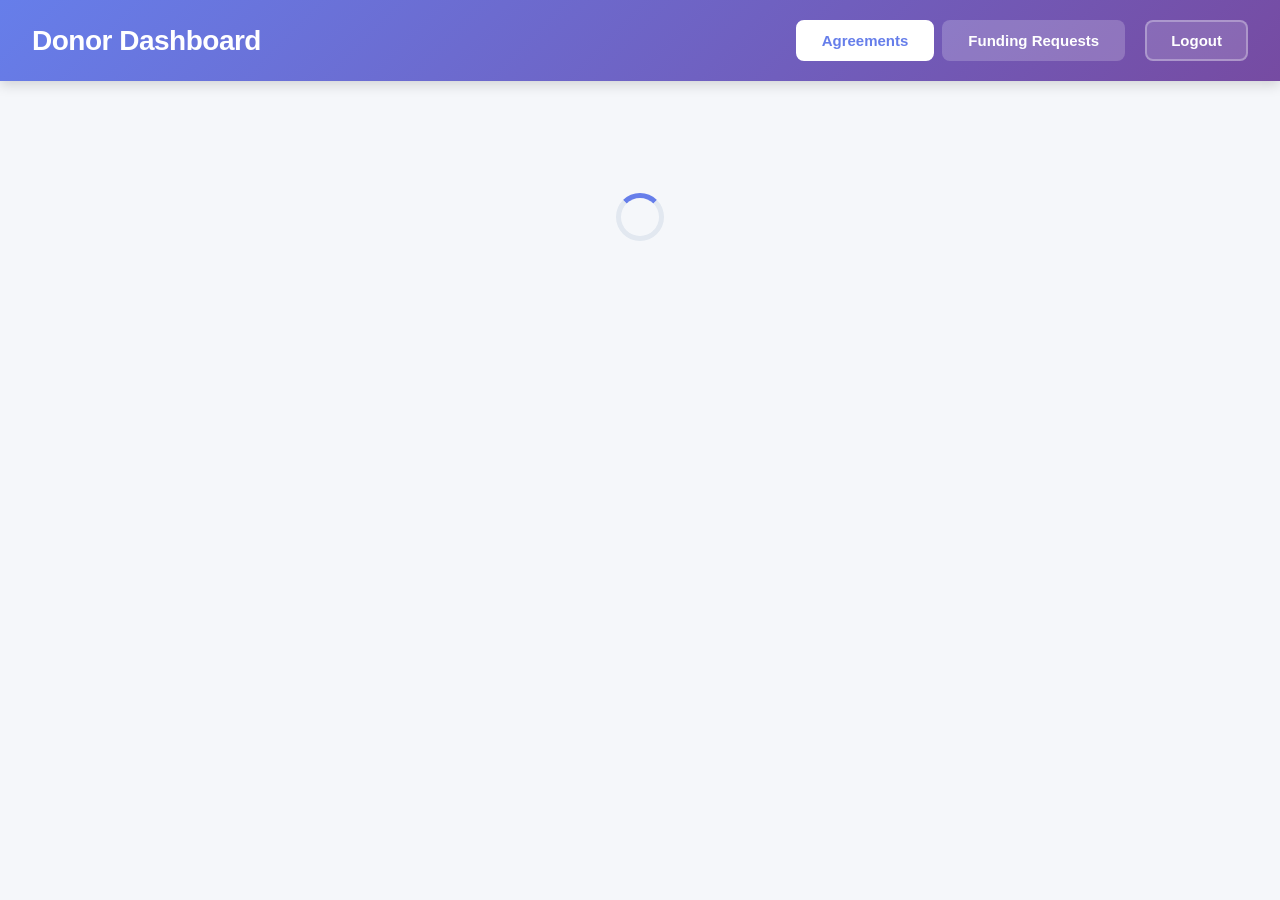
<file: force-app/main/default/staticresources/donorDashboardApp/index.html>
<!DOCTYPE html>
<html lang="en">
  <head>
    <meta charset="UTF-8" />
    <meta name="viewport" content="width=device-width, initial-scale=1.0" />
    <title>Donor Dashboard</title>
    <script type="module" crossorigin src="./assets/index.js"></script>
    <link rel="stylesheet" crossorigin href="./assets/index.css">
  </head>
  <body>
    <div id="root"></div>
  </body>
</html>
</file>
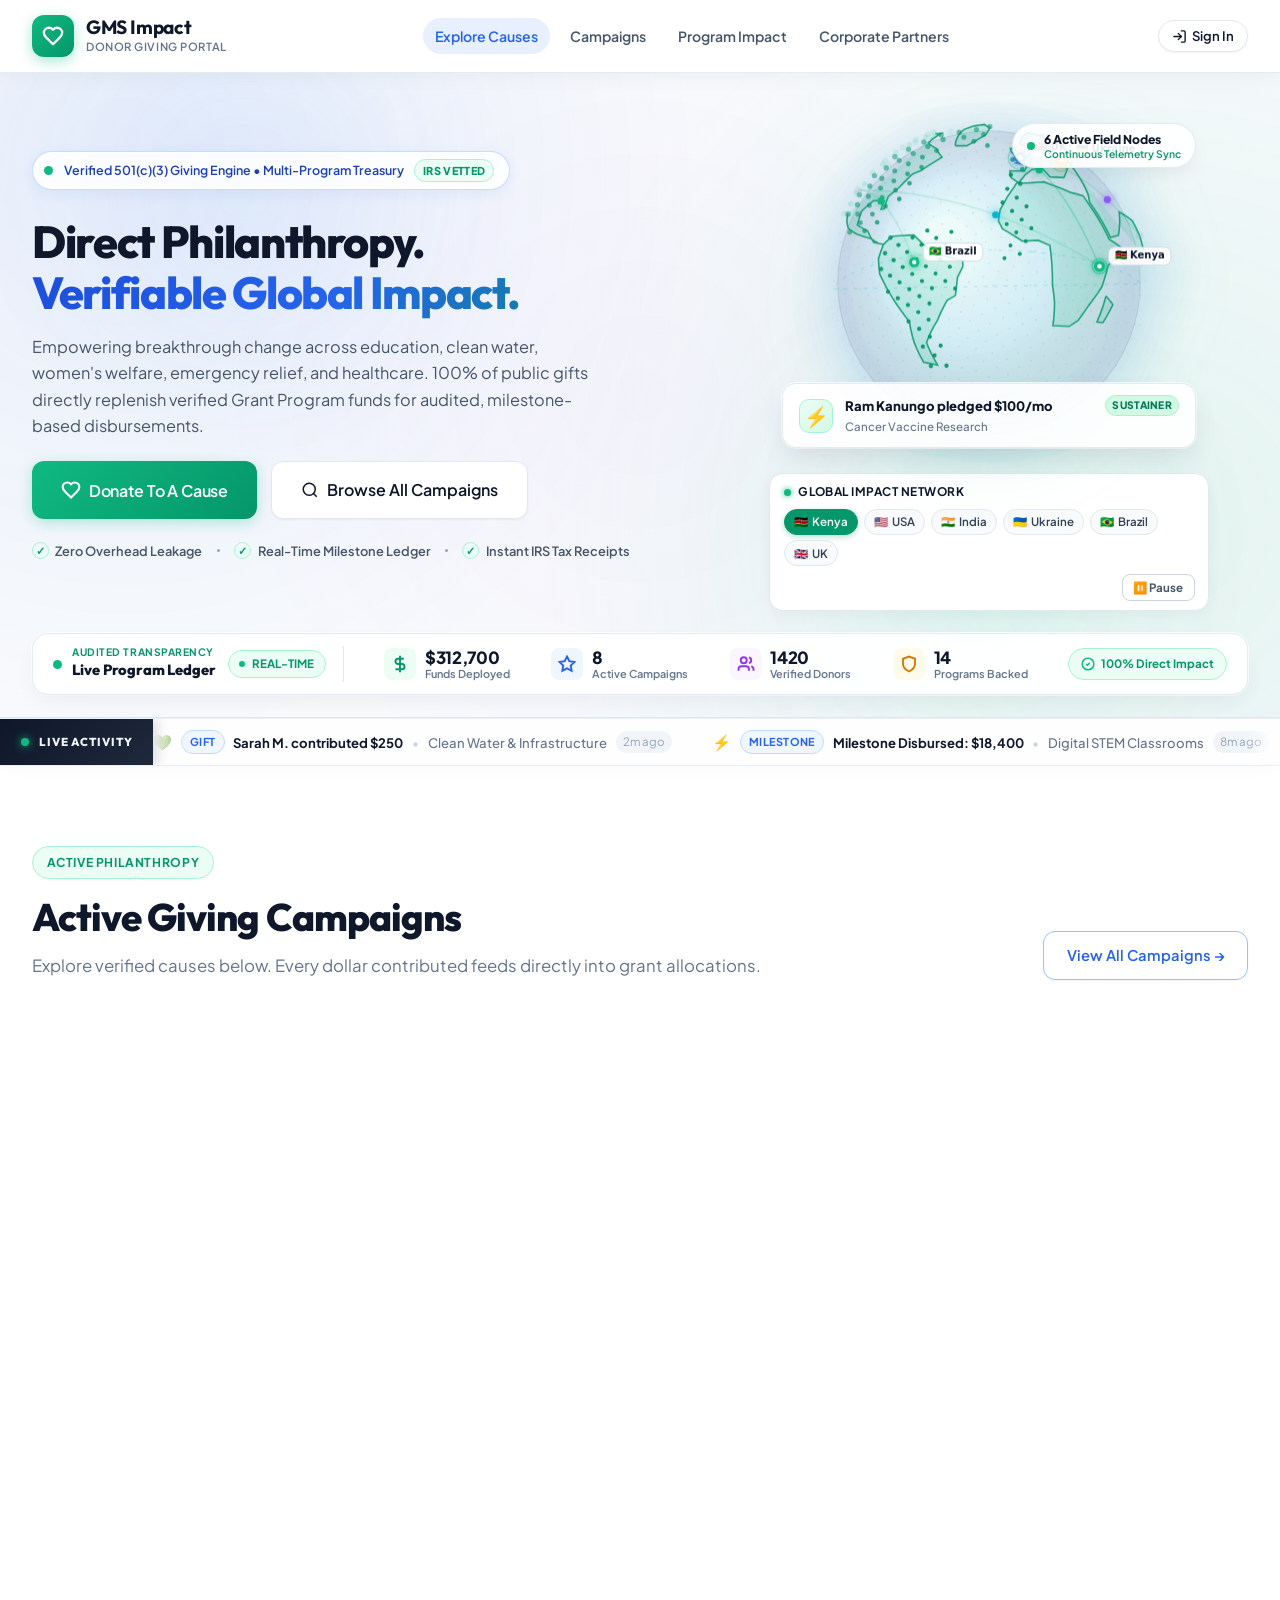
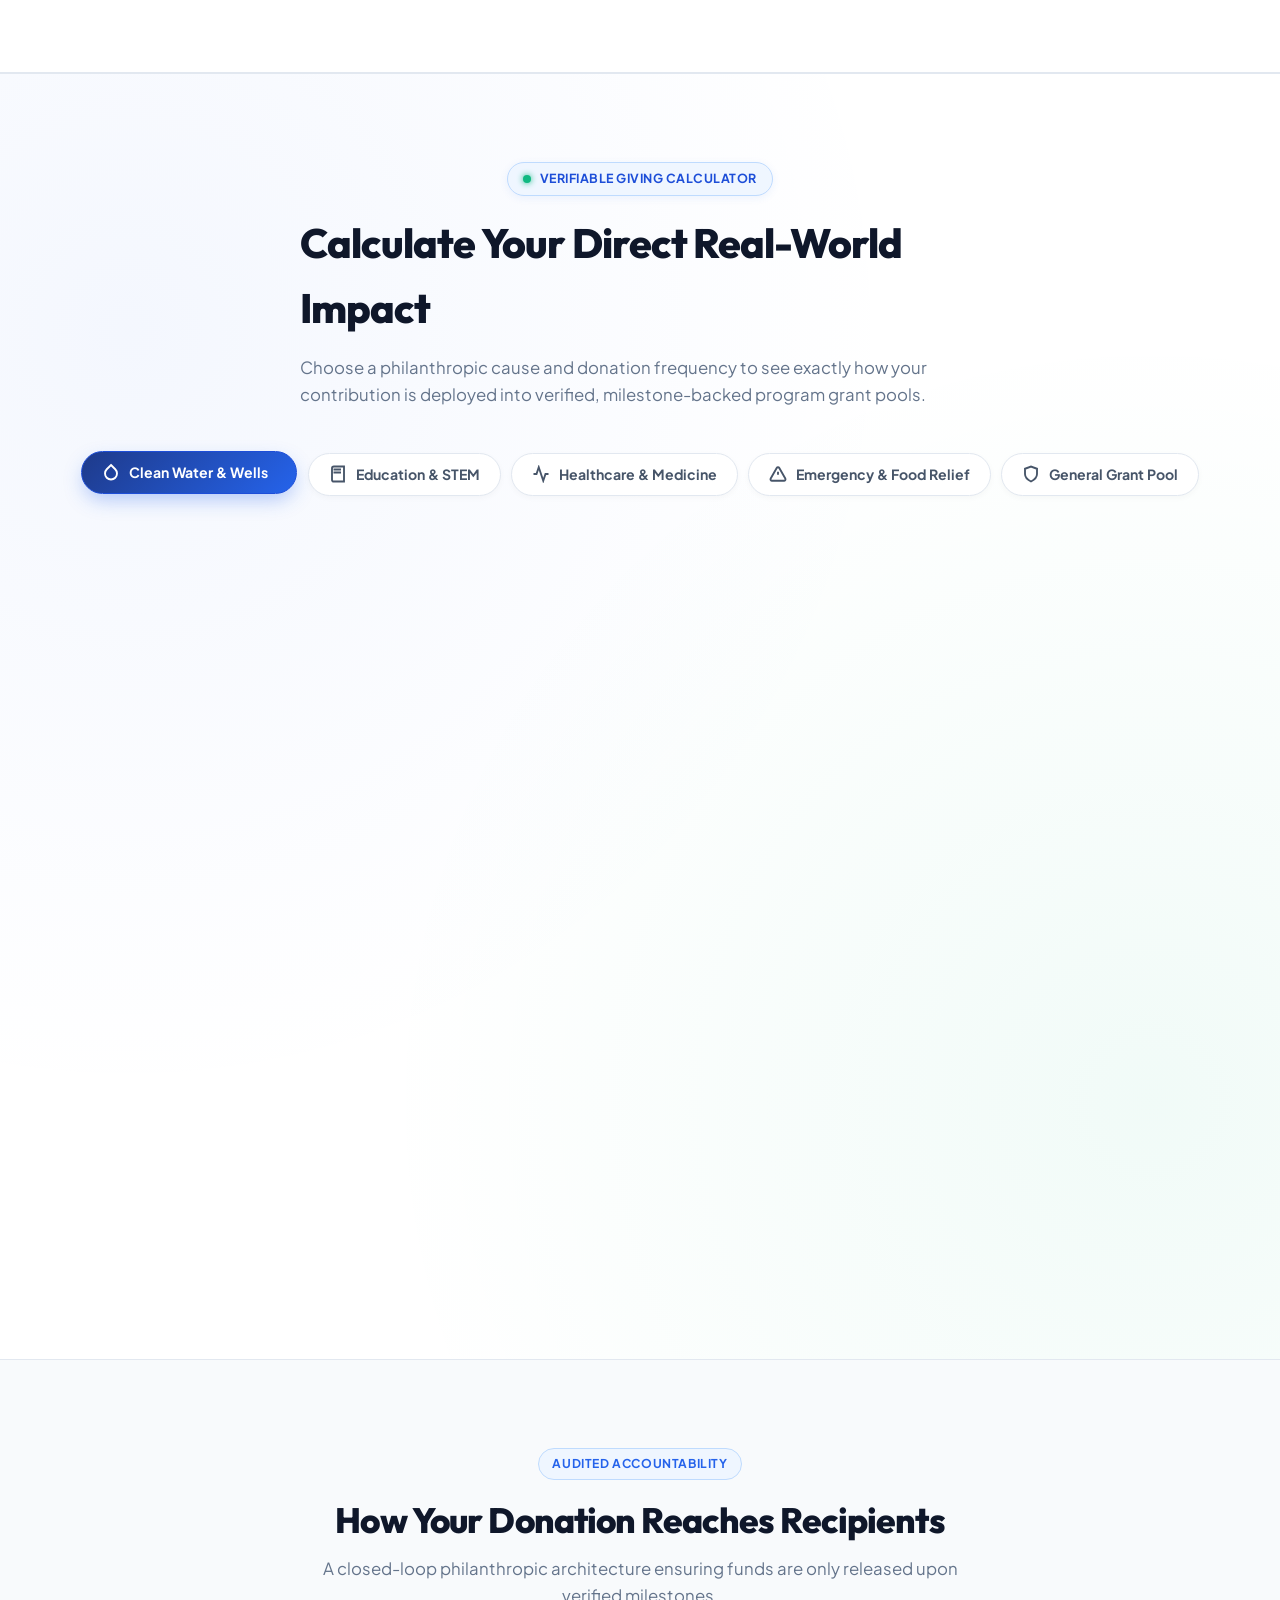
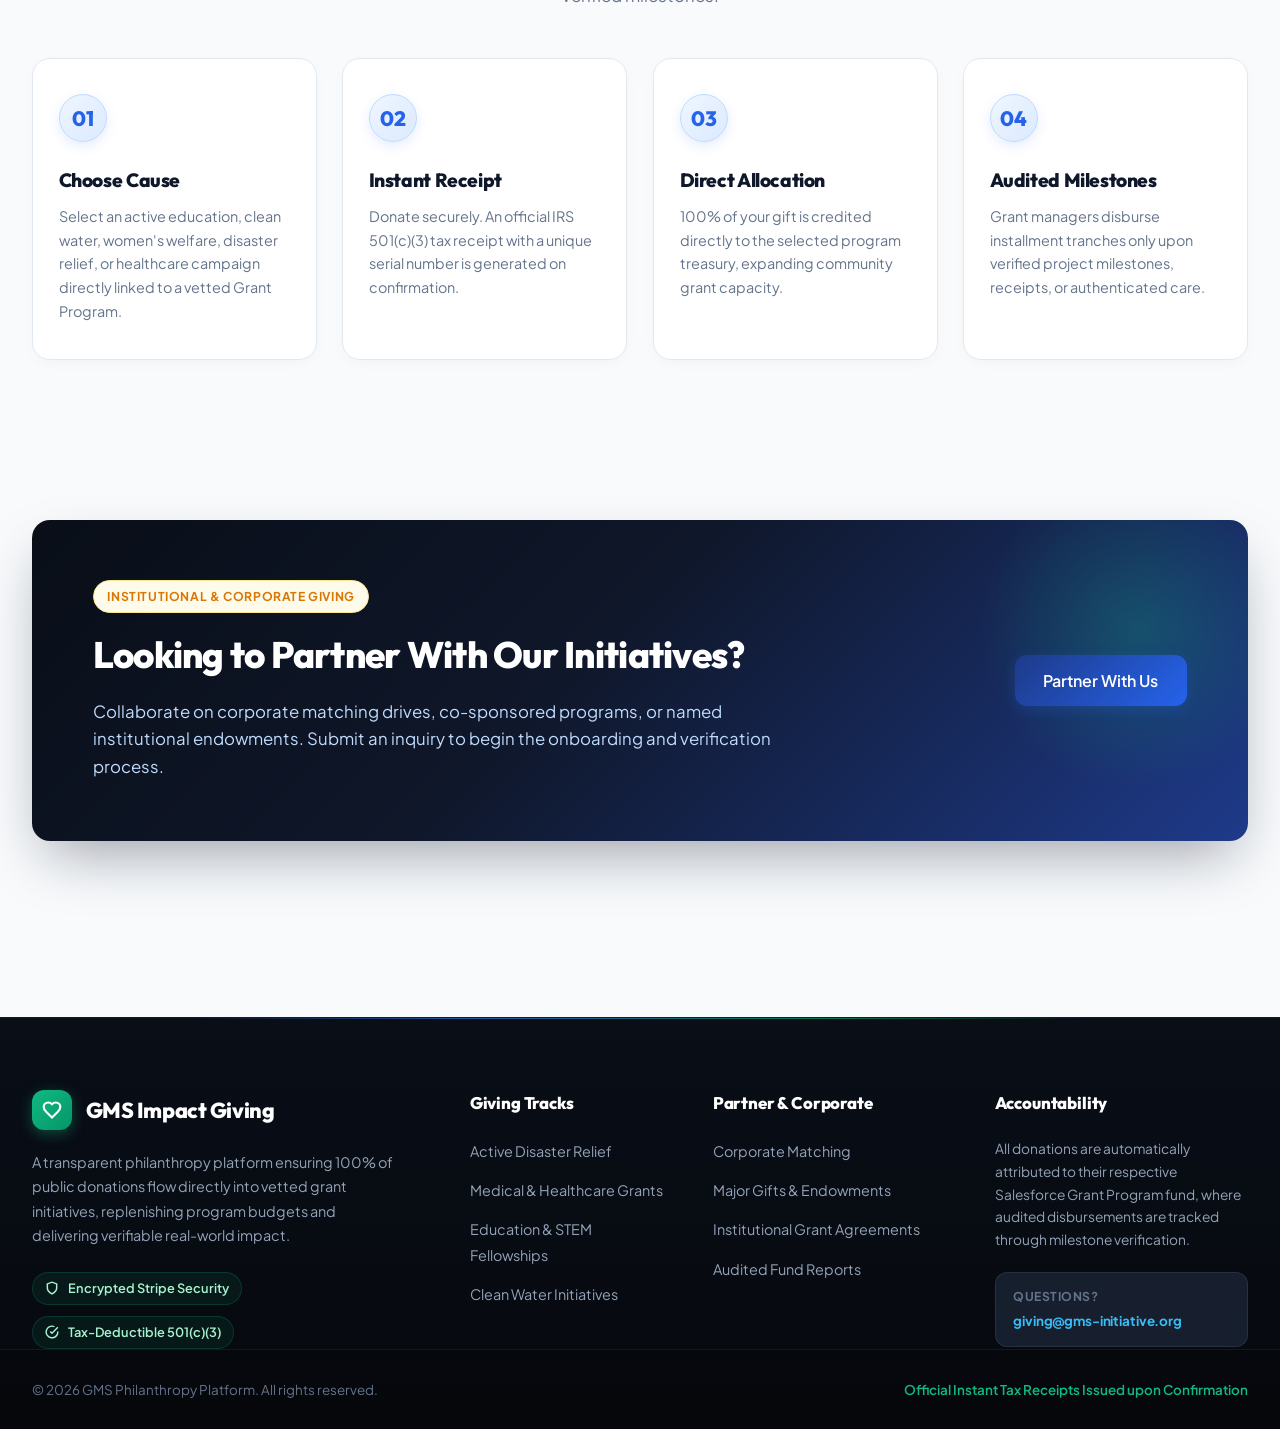
<file: force-app/main/default/staticresources/donorPortalApp/index.html>
<!doctype html>
<html lang="en">
  <head>
    <meta charset="UTF-8" />
    <meta name="viewport" content="width=device-width, initial-scale=1.0" />
    <title>GMS Impact & Donor Giving Portal</title>
    <link rel="preconnect" href="https://fonts.googleapis.com">
    <link rel="preconnect" href="https://fonts.gstatic.com" crossorigin>
    <link href="https://fonts.googleapis.com/css2?family=Plus+Jakarta+Sans:wght@300;400;500;600;700;800&family=Outfit:wght@400;500;600;700;800&display=swap" rel="stylesheet">
    <script type="module" crossorigin src="./assets/index.js"></script>
    <link rel="stylesheet" crossorigin href="./assets/index.css">
  </head>
  <body>
    <div id="root"></div>
  </body>
</html>
</file>
<file: force-app/main/default/staticresources/donorDashboardApp/assets/index.css>
._navbar_wsvy1_1{background:linear-gradient(135deg,#667eea,#764ba2);box-shadow:0 4px 12px #00000026;z-index:100;flex-shrink:0}._content_wsvy1_15{padding:20px 32px;display:flex;justify-content:space-between;align-items:center;flex-wrap:wrap;gap:16px}._title_wsvy1_33{color:#fff;font-size:28px;font-weight:700;letter-spacing:-.5px}._right_wsvy1_47{display:flex;align-items:center;gap:20px}._tabs_wsvy1_59{display:flex;gap:8px}._tab_wsvy1_59{background:#fff3;color:#fff;border:2px solid transparent;padding:10px 24px;border-radius:8px;font-weight:600;font-size:15px;transition:all .3s ease}._tab_wsvy1_59:hover{background:#ffffff4d}._tab_wsvy1_59._active_wsvy1_99{background:#fff;color:#667eea;border-color:#fff}._logoutBtn_wsvy1_111{background:#ffffff26;color:#fff;border:2px solid rgba(255,255,255,.3);padding:10px 24px;border-radius:8px;font-weight:600;font-size:15px;transition:all .3s ease;white-space:nowrap}._logoutBtn_wsvy1_111:hover{background:#ffffff40;border-color:#ffffff80;transform:translateY(-1px)}._logoutBtn_wsvy1_111:active{transform:translateY(0)}@media (max-width: 768px){._content_wsvy1_15{padding:16px 20px}._title_wsvy1_33{font-size:22px;width:100%}._right_wsvy1_47{width:100%;justify-content:space-between}._tabs_wsvy1_59{flex:1}._tab_wsvy1_59{padding:8px 16px;font-size:14px}._logoutBtn_wsvy1_111{padding:8px 20px;font-size:14px}}._wrapper_1lx4s_1{display:flex;justify-content:center;align-items:center;padding:80px 20px}._spinner_1lx4s_15{width:48px;height:48px;border:5px solid #e2e8f0;border-top-color:#667eea;border-radius:50%;animation:_spin_1lx4s_15 .8s linear infinite}@keyframes _spin_1lx4s_15{to{transform:rotate(360deg)}}._toast_qaf5v_1{position:fixed;bottom:32px;right:32px;display:flex;align-items:center;gap:12px;padding:16px 20px;border-radius:12px;box-shadow:0 8px 32px #00000026;z-index:9999;min-width:280px;max-width:420px;animation:_slideIn_qaf5v_1 .3s ease}@keyframes _slideIn_qaf5v_1{0%{transform:translateY(20px);opacity:0}to{transform:translateY(0);opacity:1}}._success_qaf5v_55{background:#d1fae5;border-left:4px solid #10b981;color:#065f46}._error_qaf5v_67{background:#fee2e2;border-left:4px solid #ef4444;color:#991b1b}._message_qaf5v_79{flex:1;font-size:14px;font-weight:500;line-height:1.5}._close_qaf5v_93{background:none;border:none;font-size:16px;cursor:pointer;color:inherit;opacity:.6;padding:0 4px;line-height:1}._close_qaf5v_93:hover{opacity:1}._subTabs_1t48r_1{display:flex;gap:12px;margin-bottom:24px;background:#fff;padding:8px;border-radius:12px;box-shadow:0 2px 8px #00000014;width:fit-content}._btn_1t48r_23{background:transparent;color:#64748b;border:none;padding:10px 24px;border-radius:8px;font-weight:600;font-size:14px;transition:all .2s ease}._btn_1t48r_23:hover{background:#f1f5f9;color:#334155}._btn_1t48r_23._active_1t48r_55{background:linear-gradient(135deg,#667eea,#764ba2);color:#fff}._badge_1q6gt_1{padding:6px 14px;border-radius:20px;font-size:12px;font-weight:600;text-transform:capitalize;white-space:nowrap;flex-shrink:0}._default_1q6gt_21{background:#e2e8f0;color:#475569}._pending_1q6gt_33,._draft_1q6gt_35{background:#fef3c7;color:#92400e}._approved_1q6gt_47{background:#d1fae5;color:#065f46}._active_1q6gt_57{background:#dbeafe;color:#1e40af}._rejected_1q6gt_69{background:#fee2e2;color:#991b1b}._card_8p031_1{background:#fff;border-radius:16px;padding:24px;box-shadow:0 4px 16px #00000014;transition:all .3s cubic-bezier(.4,0,.2,1);border:2px solid transparent;position:relative;overflow:hidden}._card_8p031_1:before{content:"";position:absolute;top:0;left:0;right:0;height:4px;background:linear-gradient(90deg,#667eea,#764ba2);transform:scaleX(0);transition:transform .3s ease}._card_8p031_1._clickable_8p031_47:hover:before{transform:scaleX(1)}._card_8p031_1._clickable_8p031_47{cursor:pointer}._card_8p031_1._clickable_8p031_47:hover{transform:translateY(-6px);box-shadow:0 12px 32px #667eea33;border-color:#667eea}._header_8p031_75{display:flex;justify-content:space-between;align-items:flex-start;margin-bottom:12px;gap:12px}._name_8p031_91{font-size:18px;font-weight:600;color:#1a202c;flex:1;word-wrap:break-word;overflow-wrap:break-word}._sub_8p031_109{color:#64748b;font-size:14px;margin:8px 0 16px;line-height:1.5}._amountBox_8p031_123{display:flex;justify-content:space-between;align-items:center;margin-top:12px;padding:12px;background:linear-gradient(135deg,#f0f9ff,#e0f2fe);border-radius:8px}._amountLabel_8p031_143{font-size:13px;color:#64748b;font-weight:600}._amountValue_8p031_155{font-size:18px;font-weight:700;color:#0369a1}._footer_8p031_167{display:flex;justify-content:flex-end;margin-top:16px;padding-top:16px;border-top:1px solid #e2e8f0}._footer_8p031_167 span{color:#667eea;font-size:14px;font-weight:500}._container_171yu_1{max-width:1000px;margin:0 auto}._backBtn_171yu_11{margin-bottom:24px;background:#fff;border:2px solid #e2e8f0;color:#667eea;padding:10px 20px;border-radius:8px;font-weight:600;font-size:14px;transition:all .2s}._backBtn_171yu_11:hover{background:#f8fafc;border-color:#667eea;transform:translate(-4px)}._card_171yu_47{background:#fff;padding:32px;border-radius:16px;box-shadow:0 4px 24px #00000014;border:1px solid #e2e8f0}._title_171yu_63{font-size:24px;font-weight:700;color:#1a202c;margin-bottom:20px}._statusLine_171yu_77{display:flex;align-items:center;gap:12px;margin-bottom:24px;padding-bottom:20px;border-bottom:2px solid #e2e8f0}._label_171yu_95{font-weight:600;color:#64748b}._grid_171yu_105{display:grid;grid-template-columns:repeat(auto-fit,minmax(250px,1fr));gap:24px;margin-top:20px}._field_171yu_119{background:#f8fafc;padding:16px;border-radius:8px;border-left:3px solid #667eea}._field_171yu_119 label{font-size:12px;color:#64748b;text-transform:uppercase;letter-spacing:.5px;font-weight:600;display:block;margin-bottom:8px}._field_171yu_119 p{font-weight:600;color:#1a202c;font-size:15px;margin:0}._justificationSection_171yu_167{margin-top:24px;padding:20px;background:#f8fafc;border-radius:8px;border-left:3px solid #667eea}._justificationSection_171yu_167 label{font-size:12px;color:#64748b;text-transform:uppercase;letter-spacing:.5px;font-weight:600;display:block;margin-bottom:12px}._justificationSection_171yu_167 p{font-size:15px;color:#1a202c;line-height:1.7;margin:0;white-space:pre-wrap}._actions_171yu_219{margin-top:32px;display:flex;gap:16px}._approveBtn_171yu_231,._rejectBtn_171yu_233{border:none;padding:14px 32px;border-radius:10px;font-weight:600;font-size:15px;transition:all .3s ease;box-shadow:0 4px 12px #0000001a}._approveBtn_171yu_231:disabled,._rejectBtn_171yu_233:disabled{opacity:.6;cursor:not-allowed;transform:none}._approveBtn_171yu_231{background:linear-gradient(135deg,#10b981,#059669);color:#fff}._approveBtn_171yu_231:hover:not(:disabled){transform:translateY(-2px);box-shadow:0 8px 20px #10b9814d}._rejectBtn_171yu_233{background:linear-gradient(135deg,#ef4444,#dc2626);color:#fff}._rejectBtn_171yu_233:hover:not(:disabled){transform:translateY(-2px);box-shadow:0 8px 20px #ef44444d}@media (max-width: 768px){._grid_171yu_105{grid-template-columns:1fr}._actions_171yu_219{flex-direction:column}._approveBtn_171yu_231,._rejectBtn_171yu_233{width:100%}}._grid_1hip4_1{display:grid;grid-template-columns:repeat(auto-fill,minmax(320px,1fr));gap:24px;width:100%}._empty_1hip4_15{text-align:center;padding:80px 20px;color:#94a3b8;font-size:16px}@media (max-width: 768px){._grid_1hip4_1{grid-template-columns:1fr}}._wrapper_dzn1k_1{position:fixed;top:0;left:0;right:0;bottom:0;width:100vw;height:100vh;background:#f5f7fa;display:flex;flex-direction:column;overflow:hidden}._main_dzn1k_29{flex:1;overflow-y:auto;padding:32px;background:#f5f7fa}@media (max-width: 768px){._main_dzn1k_29{padding:20px}}*,*:before,*:after{box-sizing:border-box;margin:0;padding:0}body{font-family:-apple-system,BlinkMacSystemFont,Segoe UI,Roboto,Oxygen,Ubuntu,Cantarell,Open Sans,Helvetica Neue,sans-serif;background:#f5f7fa;color:#1a202c}button{font-family:inherit;cursor:pointer}
</file>
<file: force-app/main/default/staticresources/donorPortalApp/assets/index.css>
@import "https://fonts.googleapis.com/css2?family=Outfit:wght@400;500;600;700;800&family=Plus+Jakarta+Sans:wght@300;400;500;600;700;800&display=swap";.donor-navbar{z-index:1000;-webkit-backdrop-filter:blur(18px);background:#ffffffe0;border-bottom:1px solid #e2e8f0d9;width:100%;position:sticky;top:0;box-shadow:0 4px 25px -4px #0f172a0d}.nav-content{justify-content:space-between;align-items:center;gap:.85rem;height:72px;display:flex}.brand-logo{flex-shrink:0;align-items:center;gap:.75rem;text-decoration:none;display:flex}.logo-badge{border-radius:var(--radius-md);color:#fff;background:linear-gradient(135deg,#10b981 0%,#059669 100%);flex-shrink:0;justify-content:center;align-items:center;width:42px;height:42px;transition:transform .25s,box-shadow .25s;display:flex;box-shadow:0 4px 14px #10b98159}.brand-logo:hover .logo-badge{transform:rotate(-5deg)scale(1.08);box-shadow:0 8px 22px #10b98180}.brand-text{flex-direction:column;display:flex}.brand-title{color:#0f172a;letter-spacing:-.02em;white-space:nowrap;font-family:Outfit,sans-serif;font-size:1.2rem;font-weight:700;line-height:1.15}.brand-tag{color:#64748b;text-transform:uppercase;letter-spacing:.05em;white-space:nowrap;font-size:.7rem;font-weight:600}.nav-links{flex-shrink:1;align-items:center;gap:.5rem;display:flex}.nav-link{color:#475569;transition:all var(--transition-fast);border-radius:var(--radius-full);white-space:nowrap;background:0 0;border:none;align-items:center;padding:.45rem .75rem;font-size:.88rem;font-weight:600;display:inline-flex;text-decoration:none!important}.nav-link:hover{color:#2563eb;background:#2563eb0f}.nav-link.active{color:#2563eb;background:#2563eb1a}.text-btn{cursor:pointer;font-family:inherit}.nav-actions{flex-wrap:nowrap;flex-shrink:0;align-items:center;gap:.65rem;display:flex}.user-profile-menu{flex-wrap:nowrap;flex-shrink:0;align-items:center;gap:.5rem;display:flex}.donor-user-chip{cursor:pointer;transition:all var(--transition-fast);white-space:nowrap;background:#f8fafc;border:1px solid #e2e8f0;border-radius:9999px;flex-shrink:0;align-items:center;gap:.45rem;padding:.22rem .65rem .22rem .25rem;font-family:inherit;display:inline-flex;box-shadow:0 1px 2px #0000000a}.donor-user-chip:hover{background:#f1f5f9;border-color:#cbd5e1;transform:translateY(-1px)}.donor-avatar{color:#fff;background:linear-gradient(135deg,#3b82f6 0%,#1d4ed8 100%);border-radius:50%;flex-shrink:0;justify-content:center;align-items:center;width:26px;height:26px;font-size:.78rem;font-weight:700;display:flex}.donor-user-name{color:#334155;white-space:nowrap;text-overflow:ellipsis;max-width:105px;font-size:.82rem;font-weight:600;display:inline-block;overflow:hidden}.donor-status-pill{letter-spacing:.02em;white-space:nowrap;border-radius:9999px;flex-shrink:0;padding:.12rem .45rem;font-size:.66rem;font-weight:700}.donor-status-pill.approved{color:#15803d;background:#dcfce7;border:1px solid #bbf7d0}.donor-status-pill.pending{color:#b45309;background:#fef3c7;border:1px solid #fde68a}.donor-status-pill.needed{color:#2563eb;background:#eff6ff;border:1px solid #bfdbfe}.nav-login-btn,.nav-logout-btn{cursor:pointer;transition:all var(--transition-fast);white-space:nowrap!important;border-radius:9999px!important;flex-shrink:0!important;justify-content:center!important;align-items:center!important;gap:.35rem!important;padding:.45rem .8rem!important;font-size:.82rem!important;font-weight:600!important;line-height:1!important;display:inline-flex!important}.nav-login-btn{color:#334155;background:#f8fafc;border:1px solid #cbd5e1;text-decoration:none}.nav-login-btn:hover{color:#0f172a;background:#f1f5f9;border-color:#94a3b8;transform:translateY(-1px)}.nav-logout-btn{color:#64748b;background:#fff;border:1px solid #e2e8f0}.nav-logout-btn:hover{color:#e11d48;background:#fff1f2;border-color:#fecdd3}.nav-give-btn{white-space:nowrap!important;border-radius:var(--radius-md)!important;flex-shrink:0!important;justify-content:center!important;align-items:center!important;gap:.35rem!important;padding:.48rem .95rem!important;font-size:.86rem!important;font-weight:700!important;line-height:1!important;display:inline-flex!important}.give-icon{flex-shrink:0}.give-text{white-space:nowrap!important}.mobile-menu-toggle{border-radius:var(--radius-sm);cursor:pointer;width:38px;height:38px;transition:all var(--transition-fast);background:#f8fafc;border:1px solid #cbd5e1;flex-direction:column;flex-shrink:0;justify-content:space-between;padding:9px 8px;display:none}.mobile-menu-toggle:hover{background:#f1f5f9}.hamburger-bar{background-color:#1e293b;border-radius:2px;width:100%;height:2.5px;transition:all .22s;display:block}.mobile-menu-toggle.open .hamburger-bar:first-child{transform:translateY(7px)rotate(45deg)}.mobile-menu-toggle.open .hamburger-bar:nth-child(2){opacity:0}.mobile-menu-toggle.open .hamburger-bar:nth-child(3){transform:translateY(-7px)rotate(-45deg)}.mobile-backdrop-overlay{z-index:9999;background:#0f172a8c;animation:.2s fadeIn;position:fixed;inset:72px 0 0}.mobile-nav-dropdown{z-index:10000;-webkit-overflow-scrolling:touch;background:#fff;border-bottom:2px solid #e2e8f0;width:100%;max-height:calc(88vh - 72px);animation:.22s cubic-bezier(.16,1,.3,1) slideDown;position:absolute;top:100%;left:0;right:0;overflow-y:auto;box-shadow:0 25px 45px -10px #0f172a47}@keyframes slideDown{0%{opacity:0;transform:translateY(-8px)}to{opacity:1;transform:translateY(0)}}.mobile-dropdown-inner{flex-direction:column;gap:1.15rem;width:100%;max-width:580px;margin:0 auto;padding:1.25rem 1.25rem 1.75rem;display:flex}.mobile-user-card{border-radius:var(--radius-md);cursor:pointer;transition:all var(--transition-fast);background:#f8fafc;border:1px solid #e2e8f0;align-items:center;gap:.85rem;padding:.85rem 1rem;display:flex}.mobile-user-card:hover{background:#eff6ff;border-color:#bfdbfe}.mobile-user-avatar{color:#fff;background:linear-gradient(135deg,#3b82f6 0%,#1d4ed8 100%);border-radius:50%;flex-shrink:0;justify-content:center;align-items:center;width:40px;height:40px;font-size:1.1rem;font-weight:700;display:flex}.mobile-user-info{flex-direction:column;flex:1;gap:.25rem;display:flex}.mobile-user-name{color:#0f172a;font-size:.95rem;font-weight:700}.mobile-status-row{display:flex}.mobile-profile-arrow-btn{cursor:pointer;background:0 0;border:none;justify-content:center;align-items:center;display:flex}.mobile-guest-card{border-radius:var(--radius-md);background:#f8fafc;border:1px solid #e2e8f0;flex-direction:column;gap:.75rem;padding:1rem;display:flex}.mobile-guest-card p{color:#64748b;margin:0;font-size:.85rem}.mobile-auth-btn{justify-content:center;width:100%}.mobile-nav-links{flex-direction:column;gap:.35rem;display:flex}.mobile-nav-link{color:#334155;border-radius:var(--radius-md);text-align:left;width:100%;transition:all var(--transition-fast);background:0 0;border:none;align-items:center;gap:.75rem;padding:.75rem 1rem;font-size:.95rem;font-weight:600;text-decoration:none;display:flex}.mobile-nav-link:hover,.mobile-nav-link.active{color:#2563eb;background:#eff6ff}.mobile-nav-link svg{color:#64748b;flex-shrink:0}.mobile-nav-link:hover svg,.mobile-nav-link.active svg{color:#2563eb}.mobile-drawer-footer{border-top:1px solid var(--border-subtle);flex-direction:column;gap:.75rem;padding-top:1.15rem;display:flex}.mobile-give-btn{justify-content:center;width:100%}.mobile-secondary-actions{grid-template-columns:1fr 1fr;gap:.65rem;display:grid}.mobile-profile-btn,.mobile-logout-btn{justify-content:center;padding:.65rem .85rem;font-size:.84rem}@media (width<=1200px){.nav-links{gap:.35rem}.nav-link{padding:.4rem .65rem;font-size:.86rem}.donor-user-name{max-width:85px}}@media (width<=992px){.desktop-only{display:none!important}.mobile-menu-toggle{display:flex}.logout-text{display:none}.nav-logout-btn{padding:.5rem!important}.donor-user-chip{padding:.2rem .45rem .2rem .2rem}.donor-user-name{max-width:75px}}@media (width<=560px){.brand-tag{display:none}.brand-title{font-size:1.05rem}.donor-user-chip .donor-user-name,.donor-user-chip .donor-status-pill{display:none}.donor-user-chip{padding:.2rem}.nav-logout-btn{display:none!important}.nav-give-btn{padding:.42rem .75rem!important;font-size:.8rem!important}}.donor-footer{color:#f8fafc;background:linear-gradient(#090e17 0%,#06090e 100%);border-top:1px solid #ffffff14;margin-top:5.5rem;padding-top:4.5rem;position:relative;overflow:hidden}.donor-footer:before{content:"";background:linear-gradient(90deg,#0000 0%,#3b82f699 30%,#10b98199 70%,#0000 100%);height:1px;position:absolute;top:0;left:15%;right:15%}.footer-content{z-index:2;grid-template-columns:2fr 1fr 1.2fr 1.3fr;gap:3rem;padding-bottom:3.8rem;display:grid;position:relative}.brand-col{padding-right:1.5rem}.footer-brand{align-items:center;gap:.85rem;margin-bottom:1.2rem;display:flex}.footer-logo-badge{border-radius:var(--radius-md);color:#fff;background:linear-gradient(135deg,#10b981 0%,#059669 100%);justify-content:center;align-items:center;width:40px;height:40px;display:flex;box-shadow:0 4px 14px #10b98159}.footer-brand-title{color:#fff;letter-spacing:-.02em;font-family:Outfit,sans-serif;font-size:1.35rem;font-weight:800}.footer-desc{color:#94a3b8;margin-bottom:1.5rem;font-size:.9rem;line-height:1.7}.trust-badges{flex-direction:column;gap:.65rem;display:flex}.trust-badge{color:#a7f3d0;border-radius:var(--radius-full);background:#10b98114;border:1px solid #10b98133;align-items:center;gap:.55rem;width:fit-content;padding:.35rem .75rem;font-size:.8rem;font-weight:600;display:inline-flex}.footer-col h4{color:#fff;letter-spacing:-.01em;margin-bottom:1.3rem;font-size:1.05rem;font-weight:800}.footer-col ul{flex-direction:column;gap:.85rem;list-style:none;display:flex}.footer-col a,.footer-link-btn{color:#94a3b8;transition:all var(--transition-fast);text-align:left;cursor:pointer;background:0 0;border:none;padding:0;font-size:.9rem}.footer-col a:hover,.footer-link-btn:hover{color:#38bdf8;transform:translate(3px)}.footer-note{color:#94a3b8;margin-bottom:1.3rem;font-size:.86rem;line-height:1.65}.support-email{-webkit-backdrop-filter:blur(8px);backdrop-filter:blur(8px);border-radius:var(--radius-md);background:#1e293bb3;border:1px solid #ffffff14;flex-direction:column;gap:.25rem;padding:.85rem 1.1rem;font-size:.84rem;display:flex}.support-email span{color:#64748b;text-transform:uppercase;letter-spacing:.04em;font-size:.76rem;font-weight:700}.support-email strong{color:#38bdf8;letter-spacing:-.01em;font-family:Plus Jakarta Sans,sans-serif}.footer-bottom{background:#0003;border-top:1px solid #ffffff0f;padding:1.8rem 0}.bottom-content{color:#64748b;justify-content:space-between;align-items:center;font-size:.84rem;display:flex}.bottom-links span{color:#10b981;font-weight:600}@media (width<=992px){.footer-content{grid-template-columns:1fr 1fr;gap:2.5rem}}@media (width<=640px){.footer-content{grid-template-columns:1fr}.bottom-content{text-align:center;flex-direction:column;gap:.6rem}}.receipt-modal-card{border-radius:var(--radius-lg);background:#fff;flex-direction:column;width:100%;max-width:560px;max-height:90vh;display:flex;position:relative;overflow-y:auto;box-shadow:0 25px 50px -12px #00000040}.receipt-close-btn{color:#64748b;cursor:pointer;z-index:10;background:#fff;border:1px solid #cbd5e1;border-radius:50%;justify-content:center;align-items:center;width:32px;height:32px;font-size:.95rem;transition:all .15s;display:flex;position:absolute;top:1rem;right:1.2rem;box-shadow:0 2px 5px #0000000d}.receipt-close-btn:hover{color:#0f172a;background:#f1f5f9;border-color:#94a3b8}.receipt-header-banner{text-align:center;background:linear-gradient(#ecfdf5 0%,#fff 100%);flex-direction:column;align-items:center;padding:2.2rem 2rem 1.4rem;display:flex}.success-icon-wrap{background:#fff;border-radius:50%;justify-content:center;align-items:center;width:60px;height:60px;margin-bottom:1rem;display:flex;box-shadow:0 4px 14px #10b98140}.receipt-header-banner h2{color:#065f46;margin-bottom:.4rem;font-size:1.5rem}.receipt-header-banner p{color:#047857;max-width:440px;font-size:.9rem}.receipt-paper{border-radius:var(--radius-md);background:#fff;border:1px dashed #cbd5e1;margin:0 2rem;padding:1.8rem;box-shadow:0 2px 8px #0000000a}.receipt-top-row{border-bottom:2px solid #0f172a;justify-content:space-between;align-items:flex-start;margin-bottom:1rem;padding-bottom:1rem;display:flex}.receipt-org{color:#64748b;letter-spacing:.06em;font-size:.72rem;font-weight:800;display:block}.receipt-title{color:#0f172a;font-family:Outfit,sans-serif;font-size:1.25rem;font-weight:800;display:block}.receipt-tax-id{color:#64748b;margin-top:.2rem;font-size:.75rem;display:block}.receipt-stamp{color:#059669;letter-spacing:.06em;border:2px solid #059669;border-radius:6px;padding:.3rem .6rem;font-size:.72rem;font-weight:800;transform:rotate(-3deg)}.receipt-number-badge{border-radius:var(--radius-sm);background:#f8fafc;align-items:center;gap:.5rem;margin-bottom:1.2rem;padding:.6rem .8rem;font-size:.88rem;display:flex}.receipt-number-badge strong{color:#1e3a8a;font-family:monospace;font-size:.95rem}.receipt-grid{grid-template-columns:1fr 1fr;gap:1rem;margin-bottom:1.4rem;display:grid}.receipt-field{flex-direction:column;gap:.2rem;display:flex}.receipt-field.full-width{grid-column:span 2}.field-label{text-transform:uppercase;color:#64748b;letter-spacing:.04em;font-size:.75rem;font-weight:600}.field-value{color:#0f172a;font-size:.92rem;font-weight:600}.status-paid{color:#059669}.receipt-amount-box{border-radius:var(--radius-sm);background:#f1f5f9;justify-content:space-between;align-items:center;margin-bottom:1rem;padding:1rem 1.2rem;display:flex}.receipt-amount-box span{color:#334155;font-size:.92rem;font-weight:600}.total-amount{font-family:Outfit,sans-serif;color:#0f172a!important;font-size:1.5rem!important;font-weight:800!important}.tax-exemption-note{color:#64748b;border-top:1px solid #e2e8f0;padding-top:.8rem;font-size:.74rem;line-height:1.5}.receipt-actions{gap:1rem;padding:1.5rem 2rem 2rem;display:flex}.receipt-actions button{flex:1}@media print{@page{size:portrait;margin:12mm 15mm}html,body{-webkit-print-color-adjust:exact!important;print-color-adjust:exact!important;background:#fff!important;height:auto!important;min-height:0!important;margin:0!important;padding:0!important;overflow:visible!important}.donor-app>:not(.receipt-modal-backdrop),.navbar,main,.main-viewport,footer,.footer,header,.siteforceGlobalNavigation,.cHeader,.cFooter,.modal-backdrop:not(.receipt-modal-backdrop){height:0!important;max-height:0!important;display:none!important;overflow:hidden!important}.receipt-modal-backdrop{width:100%!important;height:auto!important;min-height:0!important;box-shadow:none!important;background:0 0!important;margin:0!important;padding:0!important;display:block!important;position:static!important;overflow:visible!important}.receipt-modal-card{width:100%!important;max-width:680px!important;height:auto!important;min-height:0!important;max-height:none!important;box-shadow:none!important;background:0 0!important;border:none!important;margin:0 auto!important;padding:0!important;display:block!important;position:static!important;overflow:visible!important}.receipt-close-btn,.receipt-header-banner,.receipt-actions{display:none!important}.receipt-paper{width:100%!important;max-width:660px!important;box-shadow:none!important;page-break-inside:avoid!important;break-inside:avoid!important;background:#fff!important;border:1px solid #cbd5e1!important;border-radius:12px!important;margin:0 auto!important;padding:22px!important;display:block!important}}.partner-modal-card{border-radius:var(--radius-lg);background:#fff;border:1px solid #e2e8f0f2;flex-direction:column;width:100%;max-width:650px;max-height:90vh;display:flex;position:relative;overflow:hidden;box-shadow:0 25px 60px -15px #0f172a59}.partner-modal-header{border-bottom:1px solid var(--border-subtle);background:radial-gradient(circle at 10% 10%,#2563eb0a 0%,#0000 40%),#fff;flex-shrink:0;justify-content:space-between;align-items:flex-start;padding:1.8rem 2.2rem 1.4rem;display:flex}.partner-badge{margin-bottom:.4rem;padding:.3rem .75rem;font-size:.74rem}.partner-modal-title{color:#0f172a;letter-spacing:-.02em;margin-bottom:.25rem;font-size:1.55rem;font-weight:800}.partner-modal-sub{color:#64748b;max-width:500px;font-size:.88rem;line-height:1.5}.partner-close-btn{color:#475569;cursor:pointer;border-radius:var(--radius-full);width:36px;height:36px;transition:all var(--transition-fast);background:#f1f5f9;border:none;flex-shrink:0;justify-content:center;align-items:center;display:flex}.partner-close-btn:hover{color:#0f172a;background:#e2e8f0;transform:scale(1.05)}.partner-modal-body{flex-direction:column;gap:1.15rem;padding:1.6rem 2.2rem 2.2rem;display:flex;overflow:hidden auto}.partner-form-grid{grid-template-columns:1fr 1fr;gap:1rem;display:grid}.partner-field{flex-direction:column;gap:.4rem;display:flex}.partner-label{color:#1e293b;letter-spacing:-.01em;font-size:.84rem;font-weight:700}.partner-input,.partner-select,.partner-textarea{color:#0f172a;width:100%;transition:all var(--transition-fast);box-sizing:border-box;background:#fff;border:1.5px solid #cbd5e1;border-radius:10px;outline:none;padding:.75rem 1rem;font-family:inherit;font-size:.92rem;box-shadow:0 1px 3px #0000000a}.partner-input::placeholder,.partner-textarea::placeholder{color:#94a3b8;font-size:.88rem}.partner-input:hover,.partner-select:hover,.partner-textarea:hover{border-color:#94a3b8}.partner-input:focus,.partner-select:focus,.partner-textarea:focus{background:#fff;border-color:#2563eb;box-shadow:0 0 0 3px #2563eb26}.partner-select{appearance:none;cursor:pointer;background-image:url("data:image/svg+xml,%3Csvg xmlns='http://www.w3.org/2000/svg' width='16' height='16' viewBox='0 0 24 24' fill='none' stroke='%23475569' stroke-width='2.5' stroke-linecap='round' stroke-linejoin='round'%3E%3Cpath d='m6 9 6 6 6-6'/%3E%3C/svg%3E");background-position:right 1rem center;background-repeat:no-repeat;background-size:16px;padding-right:2.6rem}.partner-label-row{justify-content:space-between;align-items:center;display:flex}.partner-locked-badge{color:#0369a1;background:#e0f2fe;border:1px solid #bae6fd;border-radius:6px;align-items:center;gap:.35rem;padding:.15rem .5rem;font-size:.72rem;font-weight:700;display:inline-flex}.partner-select-locked{opacity:.92;font-weight:600;color:#334155!important;cursor:not-allowed!important;background-color:#f1f5f9!important;background-image:none!important;border-color:#cbd5e1!important}.partner-textarea{resize:vertical;min-height:95px;line-height:1.6}.partner-doc-upload-section{background:#f8fafc;border:1px solid #e2e8f0;border-radius:12px;flex-direction:column;gap:.85rem;margin-top:.25rem;padding:1.15rem;display:flex}.partner-doc-header{flex-direction:column;gap:.25rem;display:flex}.partner-doc-title-row{justify-content:space-between;align-items:center;display:flex}.partner-doc-counter{color:#2563eb;background:#eff6ff;border:1px solid #bfdbfe;border-radius:20px;padding:.2rem .6rem;font-size:.76rem;font-weight:700}.partner-doc-sub{color:#64748b;font-size:.78rem;line-height:1.4}.partner-docs-loading{color:#64748b;background:#fff;border:1px solid #e2e8f0;border-radius:8px;align-items:center;gap:.6rem;padding:1.2rem;font-size:.82rem;display:flex}.partner-no-docs-box{background:#f8fafc;border:1.5px dashed #cbd5e1;border-radius:10px;align-items:flex-start;gap:.8rem;padding:1rem 1.2rem;display:flex}.partner-no-docs-icon{font-size:1.3rem;line-height:1}.partner-no-docs-content strong{color:#334155;margin-bottom:.2rem;font-size:.86rem;font-weight:700;display:block}.partner-no-docs-content p{color:#64748b;margin:0;font-size:.78rem;line-height:1.45}.partner-req-docs-list{flex-direction:column;gap:.75rem;display:flex}.partner-req-doc-card{transition:all var(--transition-fast,.2s ease);background:#fff;border:1.5px solid #e2e8f0;border-radius:10px;flex-direction:column;gap:.65rem;padding:.85rem 1rem;display:flex}.partner-req-doc-card:hover{border-color:#cbd5e1;box-shadow:0 2px 8px #0000000a}.partner-req-doc-card.has-file{background:#f0fdf4;border-color:#bbf7d0}.partner-req-doc-card.is-mandatory{border-left:3.5px solid #3b82f6}.partner-req-doc-card.has-file.is-mandatory{border-left:3.5px solid #10b981}.partner-req-doc-top{justify-content:space-between;align-items:flex-start;gap:.75rem;display:flex}.partner-req-doc-info{flex:1;align-items:flex-start;gap:.65rem;min-width:0;display:flex}.partner-req-doc-icon{flex-shrink:0;margin-top:.1rem;font-size:1.3rem;line-height:1}.partner-req-doc-text{flex-direction:column;gap:.15rem;min-width:0;display:flex}.partner-req-doc-name-row{flex-wrap:wrap;align-items:center;gap:.5rem;display:flex}.partner-req-doc-name{color:#1e293b;margin:0;font-size:.88rem;font-weight:700}.partner-badge-mandatory{text-transform:uppercase;letter-spacing:.04em;color:#b91c1c;background:#fee2e2;border-radius:4px;padding:.15rem .45rem;font-size:.68rem;font-weight:700}.partner-badge-optional{text-transform:uppercase;letter-spacing:.04em;color:#64748b;background:#f1f5f9;border-radius:4px;padding:.15rem .45rem;font-size:.68rem;font-weight:700}.partner-req-doc-desc{color:#64748b;margin:0;font-size:.75rem;line-height:1.35}.partner-req-doc-status{flex-shrink:0}.partner-status-tag{border-radius:12px;align-items:center;gap:.3rem;padding:.2rem .55rem;font-size:.72rem;font-weight:700;display:inline-flex}.status-uploaded{color:#15803d;background:#dcfce7;border:1px solid #bbf7d0}.status-required{color:#b45309;background:#fef3c7;border:1px solid #fde68a}.status-pending{color:#64748b;background:#f1f5f9;border:1px solid #e2e8f0}.partner-req-doc-slot{width:100%}.partner-slot-upload-btn{color:#2563eb;cursor:pointer;width:100%;transition:all var(--transition-fast,.2s ease);background:#f8fafc;border:1.5px dashed #cbd5e1;border-radius:8px;justify-content:center;align-items:center;gap:.5rem;padding:.55rem .9rem;font-size:.82rem;font-weight:600;display:flex}.partner-slot-upload-btn:hover{color:#1d4ed8;background:#eff6ff;border-color:#2563eb}.partner-slot-file-row{background:#fff;border:1px solid #86efac;border-radius:8px;justify-content:space-between;align-items:center;gap:.75rem;padding:.45rem .75rem;display:flex}.partner-slot-file-meta{flex:1;align-items:center;gap:.5rem;min-width:0;display:flex}.partner-file-badge{color:#1e40af;background:#dbeafe;border-radius:4px;flex-shrink:0;padding:.15rem .35rem;font-size:.65rem;font-weight:800}.partner-slot-file-name{color:#0f172a;white-space:nowrap;text-overflow:ellipsis;font-size:.8rem;font-weight:600;overflow:hidden}.partner-slot-file-size{color:#64748b;flex-shrink:0;font-size:.72rem}.partner-slot-actions{flex-shrink:0;align-items:center;gap:.4rem;display:flex}.partner-slot-replace-btn{color:#334155;cursor:pointer;background:#f1f5f9;border:1px solid #cbd5e1;border-radius:6px;padding:.25rem .55rem;font-size:.72rem;font-weight:600;transition:all .15s}.partner-slot-replace-btn:hover{color:#0f172a;background:#e2e8f0}.partner-slot-remove-btn{color:#dc2626;cursor:pointer;background:#fee2e2;border:none;border-radius:50%;justify-content:center;align-items:center;width:22px;height:22px;font-size:.95rem;font-weight:700;transition:all .15s;display:flex}.partner-slot-remove-btn:hover{background:#fecaca;transform:scale(1.1)}.partner-action-row{flex-direction:column;gap:.85rem;margin-top:.5rem;display:flex}.partner-submit-btn{border-radius:12px;justify-content:center;align-items:center;gap:.6rem;width:100%;padding:.95rem 1.8rem;font-size:1rem;font-weight:700;display:flex;box-shadow:0 4px 14px #2563eb4d}.partner-submit-btn:hover{transform:translateY(-2px);box-shadow:0 6px 20px #2563eb66}.partner-trust-sub{color:#64748b;text-align:center;justify-content:center;align-items:center;gap:.45rem;font-size:.78rem;font-weight:600;display:flex}.submitted-view{text-align:center;flex-direction:column;align-items:center;gap:1.2rem;padding:3.5rem 2.4rem;display:flex}.success-badge-icon{background:#ecfdf5;border:2px solid #a7f3d0;border-radius:50%;justify-content:center;align-items:center;width:68px;height:68px;display:flex}.submitted-view h3{color:#0f172a;font-size:1.55rem;font-weight:800}.submitted-view p{color:#64748b;max-width:460px;font-size:.96rem;line-height:1.65}.spinner-sm{border:2px solid #ffffff4d;border-top-color:#fff;border-radius:50%;width:16px;height:16px;animation:.8s linear infinite spin;display:inline-block}@keyframes spin{0%{transform:rotate(0)}to{transform:rotate(360deg)}}@media (width<=640px){.partner-form-grid{grid-template-columns:1fr}.partner-modal-header,.partner-modal-body{padding-left:1.4rem;padding-right:1.4rem}}.profile-modal-card{border-radius:var(--radius-lg,16px);background:#fff;border:1px solid #e2e8f0e6;flex-direction:column;width:100%;max-width:680px;max-height:90vh;animation:.25s cubic-bezier(.16,1,.3,1) modalScaleUp;display:flex;position:relative;overflow:hidden;box-shadow:0 25px 50px -12px #0f172a59}.profile-modal-header{border-bottom:1px solid var(--border-subtle,#e2e8f0);background:#fff;flex-shrink:0;justify-content:space-between;align-items:flex-start;padding:1.25rem 1.75rem;display:flex}.header-status-box{flex-direction:column;gap:.4rem;display:flex}.header-badge-row{flex-wrap:wrap;align-items:center;gap:.6rem;display:flex}.status-pill{text-transform:uppercase;letter-spacing:.04em;border-radius:9999px;align-items:center;gap:.35rem;padding:.22rem .65rem;font-size:.72rem;font-weight:700;display:inline-flex}.badge-blue{color:#2563eb;background:#eff6ff;border:1px solid #bfdbfe}.badge-danger{color:#dc2626;background:#fef2f2;border:1px solid #fecaca}.donor-code-chip{color:#334155;background:#f1f5f9;border:1px solid #e2e8f0;border-radius:6px;padding:.2rem .5rem;font-family:monospace;font-size:.75rem;font-weight:700}.profile-title{color:#0f172a;letter-spacing:-.02em;margin:0;font-size:1.35rem;font-weight:800}.profile-modal-tabs{background:#f8fafc;border-bottom:1px solid #e2e8f0;flex-shrink:0;gap:.5rem;padding:0 1.25rem;display:flex}.profile-tab-btn{color:#64748b;cursor:pointer;background:0 0;border:none;border-bottom:2px solid #0000;align-items:center;gap:.5rem;padding:.85rem 1rem;font-size:.88rem;font-weight:600;transition:all .2s;display:flex}.profile-tab-btn:hover{color:#1e293b}.profile-tab-btn.active{color:#2563eb;background:#fff;border-bottom-color:#2563eb;font-weight:700}.tab-icon{font-size:1rem}.tab-counter{color:#475569;background:#e2e8f0;border-radius:9999px;padding:.15rem .45rem;font-size:.72rem;font-weight:700}.tab-counter.counter-done{color:#166534;background:#dcfce7}.profile-modal-body{flex-direction:column;gap:1.25rem;padding:1.5rem 1.75rem;display:flex;overflow-y:auto}.approved-notice,.pending-notice,.rejected-notice,.info-notice{border-radius:var(--radius-md,10px);align-items:flex-start;gap:.85rem;padding:.9rem 1.1rem;font-size:.86rem;line-height:1.45;display:flex}.approved-notice{color:#166534;background:#f0fdf4;border:1px solid #bbf7d0}.approved-notice .notice-icon{color:#fff;background:#22c55e;border-radius:50%;flex-shrink:0;justify-content:center;align-items:center;width:24px;height:24px;font-size:.8rem;font-weight:800;display:flex}.pending-notice{color:#92400e;background:#fffbeb;border:1px solid #fde68a}.pending-notice .notice-icon{color:#fff;background:#f59e0b;border-radius:50%;flex-shrink:0;justify-content:center;align-items:center;width:24px;height:24px;font-size:.8rem;display:flex}.rejected-notice{color:#991b1b;background:#fef2f2;border:1px solid #fecaca}.rejected-notice .notice-icon{flex-shrink:0;font-size:1.1rem}.notice-text strong{margin-bottom:.15rem;font-weight:700;display:block}.notice-text p{opacity:.95;margin:0;font-size:.82rem}.program-context-card{color:#fff;background:linear-gradient(135deg,#1e293b 0%,#0f172a 100%);border-radius:12px;justify-content:space-between;align-items:center;padding:1.1rem 1.35rem;display:flex;box-shadow:0 4px 14px #0f172a1f}.context-label{text-transform:uppercase;letter-spacing:.05em;color:#94a3b8;margin-bottom:.2rem;font-size:.72rem;font-weight:700}.context-value{color:#38bdf8;letter-spacing:-.01em;margin-bottom:.35rem;font-size:1.1rem;font-weight:800}.context-meta{color:#cbd5e1;align-items:center;gap:.5rem;font-size:.8rem;display:flex}.progress-radial-info{-webkit-backdrop-filter:blur(8px);backdrop-filter:blur(8px);background:#ffffff1a;border:1px solid #ffffff26;border-radius:10px;flex-direction:column;justify-content:center;align-items:center;min-width:80px;padding:.65rem 1rem;display:flex}.progress-number{color:#fff;font-size:1.25rem;font-weight:800}.progress-label{text-transform:uppercase;color:#94a3b8;font-size:.68rem;font-weight:600}.documents-list-section{flex-direction:column;gap:.95rem;display:flex}.section-header-row{flex-wrap:wrap;justify-content:space-between;align-items:baseline;gap:.5rem;display:flex}.section-title{color:#1e293b;margin:0;font-size:.95rem;font-weight:700}.section-subtitle{color:#64748b;font-size:.78rem}.doc-cards-container{flex-direction:column;gap:.85rem;display:flex}.doc-card{background:#fff;border:1px solid #e2e8f0;border-radius:10px;flex-direction:column;gap:.65rem;padding:1.1rem;transition:all .2s;display:flex}.doc-card:hover{border-color:#cbd5e1;box-shadow:0 4px 12px #0f172a0a}.doc-card.doc-card-uploaded{background:#fbfdfc;border-color:#a7f3d0}.doc-card-header{justify-content:space-between;align-items:flex-start;gap:.5rem;display:flex}.doc-card-title-group{align-items:flex-start;gap:.65rem;display:flex}.doc-type-icon{margin-top:2px;font-size:1.25rem;line-height:1}.doc-name{color:#0f172a;margin:0 0 .25rem;font-size:.95rem;font-weight:700}.doc-badges{flex-wrap:wrap;gap:.4rem;display:flex}.badge-mandatory{color:#b91c1c;background:#fef2f2;border:1px solid #fecaca;border-radius:4px;padding:.15rem .45rem;font-size:.68rem;font-weight:700}.badge-optional{color:#64748b;background:#f8fafc;border:1px solid #e2e8f0;border-radius:4px;padding:.15rem .45rem;font-size:.68rem;font-weight:600}.badge-doc-type{color:#1d4ed8;background:#eff6ff;border:1px solid #dbeafe;border-radius:4px;padding:.15rem .45rem;font-size:.68rem;font-weight:600}.status-tag{white-space:nowrap;border-radius:9999px;align-items:center;gap:.3rem;padding:.2rem .55rem;font-size:.72rem;font-weight:700;display:inline-flex}.status-uploaded{color:#15803d;background:#dcfce7}.status-missing{color:#64748b;background:#f1f5f9}.doc-instructions{color:#64748b;margin:0;font-size:.82rem;line-height:1.45}.upload-dropzone{text-align:center;cursor:pointer;background:#f8fafc;border:2px dashed #cbd5e1;border-radius:8px;padding:.9rem;transition:all .2s}.upload-dropzone:hover{background:#eff6ff;border-color:#2563eb}.upload-prompt{color:#64748b;justify-content:center;align-items:center;gap:.65rem;font-size:.82rem;display:flex}.upload-prompt svg{stroke:#2563eb;flex-shrink:0}.upload-primary-text{color:#2563eb;font-weight:700}.upload-loading-state{color:#2563eb;justify-content:center;align-items:center;gap:.5rem;font-size:.82rem;font-weight:600;display:flex}.spinner-sm{border:2px solid #2563eb33;border-top-color:#2563eb;border-radius:50%;width:16px;height:16px;animation:.8s linear infinite spin}.uploaded-file-details{background:#f0fdf4;border:1px solid #bbf7d0;border-radius:8px;justify-content:space-between;align-items:center;gap:.5rem;padding:.65rem .85rem;display:flex}.file-info-left{align-items:center;gap:.65rem;min-width:0;display:flex}.file-icon-badge{color:#fff;letter-spacing:.05em;background:#16a34a;border-radius:4px;flex-shrink:0;padding:.25rem .4rem;font-size:.65rem;font-weight:800}.file-meta{flex-direction:column;min-width:0;display:flex}.file-name{color:#1e293b;white-space:nowrap;text-overflow:ellipsis;font-size:.84rem;font-weight:600;overflow:hidden}.file-date{color:#15803d;font-size:.72rem}.file-actions{flex-shrink:0;align-items:center;gap:.5rem;display:flex}.btn-replace-doc{color:#334155;cursor:pointer;background:#fff;border:1px solid #cbd5e1;border-radius:5px;padding:.25rem .6rem;font-size:.75rem;font-weight:600;transition:all .15s}.btn-replace-doc:hover{background:#f8fafc;border-color:#94a3b8}.btn-remove-doc{color:#b91c1c;cursor:pointer;background:#fee2e2;border:1px solid #fecaca;border-radius:5px;padding:.25rem .6rem;font-size:.75rem;font-weight:600;transition:all .15s}.btn-remove-doc:hover{background:#fecaca}.document-submit-footer{border-top:1px solid #e2e8f0;flex-wrap:wrap;justify-content:space-between;align-items:center;gap:.75rem;margin-top:.5rem;padding-top:1.1rem;display:flex}.footer-status-summary{font-size:.82rem;font-weight:600}.summary-ready{color:#15803d}.summary-pending{color:#b45309}.footer-button-group{align-items:center;gap:.65rem;display:flex}.doc-submit-btn{cursor:pointer;padding:.7rem 1.4rem;font-weight:700;box-shadow:0 4px 12px #10b98140}.doc-submit-btn:disabled{opacity:.5;cursor:not-allowed;box-shadow:none}.profile-form{flex-direction:column;gap:1.15rem;display:flex}.profile-input,.profile-select,.profile-textarea{border-radius:var(--radius-md,10px);color:#0f172a;background-color:#fff;border:1px solid #cbd5e1;width:100%;padding:.72rem .95rem;font-family:inherit;font-size:.92rem;transition:all .2s;box-shadow:0 1px 2px #0f172a0a}.profile-input:focus,.profile-select:focus,.profile-textarea:focus{border-color:#2563eb;outline:none;box-shadow:0 0 0 3px #2563eb26}.declaration-check{border-radius:var(--radius-sm,8px);background:#f8fafc;border:1px solid #e2e8f0;align-items:flex-start;gap:.65rem;margin-top:.25rem;padding:.85rem;display:flex}.declaration-check input[type=checkbox]{cursor:pointer;accent-color:#2563eb;flex-shrink:0;width:17px;height:17px;margin-top:2px}.declaration-check label{color:#475569;cursor:pointer;font-size:.82rem;line-height:1.45}.modal-actions-footer{border-top:1px solid var(--border-subtle,#e2e8f0);justify-content:flex-end;align-items:center;gap:.85rem;margin-top:.5rem;padding-top:1rem;display:flex}.profile-cancel-btn{cursor:pointer;padding:.7rem 1.25rem}.profile-submit-btn{cursor:pointer;padding:.7rem 1.5rem;font-weight:700}.form-grid-2{grid-template-columns:1fr 1fr;gap:1rem;display:grid}.doc-loading-skeleton{color:#64748b;background:#f8fafc;border:1px dashed #cbd5e1;border-radius:8px;align-items:center;gap:.65rem;padding:1.5rem;font-size:.88rem;display:flex}.no-docs-box{text-align:center;color:#64748b;background:#f8fafc;border-radius:8px;padding:1.5rem;font-size:.88rem}.error-banner{border-radius:var(--radius-sm,8px);color:#991b1b;background:#fef2f2;border:1px solid #fecaca;align-items:center;gap:.6rem;padding:.85rem 1rem;font-size:.88rem;font-weight:600;display:flex}.success-banner{border-radius:var(--radius-sm,8px);color:#065f46;background:#ecfdf5;border:1px solid #a7f3d0;align-items:center;gap:.6rem;padding:.85rem 1rem;font-size:.88rem;font-weight:600;display:flex}.locked-profile-notice{color:#334155;background:#f8fafc;border:1px solid #cbd5e1;border-radius:10px;align-items:flex-start;gap:.85rem;margin-bottom:.25rem;padding:1rem 1.15rem;display:flex}.locked-icon-badge{flex-shrink:0;margin-top:2px;font-size:1.2rem;line-height:1}.locked-notice-text strong{color:#0f172a;margin-bottom:.2rem;font-size:.92rem;font-weight:700;display:block}.locked-notice-text p{color:#475569;margin:0;font-size:.82rem;line-height:1.45}.input-locked{font-weight:500;color:#334155!important;cursor:not-allowed!important;box-shadow:none!important;background-color:#f8fafc!important;border-color:#e2e8f0!important}.input-locked:focus{box-shadow:none!important;border-color:#e2e8f0!important}.locked-badge-pill{color:#475569;letter-spacing:.02em;background:#f1f5f9;border:1px solid #cbd5e1;border-radius:9999px;align-items:center;gap:.45rem;padding:.55rem .95rem;font-size:.8rem;font-weight:700;display:inline-flex}.locked-badge-pill svg{stroke:#64748b}.file-locked-pill{color:#059669;background:#ecfdf5;border:1px solid #a7f3d0;border-radius:6px;align-items:center;gap:.35rem;padding:.25rem .6rem;font-size:.72rem;font-weight:700;display:inline-flex}.dropzone-locked{cursor:default!important;color:#64748b!important;background:#f8fafc!important;border-style:solid!important;border-color:#e2e8f0!important}@media (width<=640px){.form-grid-2{grid-template-columns:1fr;gap:.85rem}.profile-modal-card{border-radius:var(--radius-md,12px);max-height:94vh}.profile-modal-header{padding:1rem 1.25rem}.profile-modal-body{padding:1.25rem}.document-submit-footer{flex-direction:column;align-items:stretch}.footer-button-group{flex-direction:column-reverse}.doc-submit-btn,.profile-cancel-btn{justify-content:center;width:100%}.program-context-card{flex-direction:column;align-items:flex-start;gap:.75rem}.progress-radial-info{width:100%}}@keyframes modalFadeIn{0%{opacity:0}to{opacity:1}}@keyframes modal3DEntrance{0%{opacity:0;transform:perspective(1000px)rotateX(4deg)translateY(20px)scale(.97)}to{opacity:1;transform:perspective(1000px)rotateX(0)translateY(0)scale(1)}}.spinner{border:2.5px solid #e2e8f0;border-top-color:#059669;border-radius:50%;width:22px;height:22px;animation:.75s linear infinite spin}.giving-modal-card{border-radius:var(--radius-lg,18px);background:#fff;border:1.5px solid #e2e8f0e6;flex-direction:column;width:100%;max-width:680px;max-height:88vh;animation:.28s cubic-bezier(.16,1,.3,1) forwards modal3DEntrance;display:flex;position:relative;overflow:hidden;box-shadow:0 25px 60px -12px #0f172a59,0 0 0 1px #e2e8f0cc}.giving-modal-header{border-bottom:1px solid var(--border-subtle);background:#fff;flex-shrink:0;justify-content:space-between;align-items:flex-start;padding:1.25rem 1.6rem;display:flex}.giving-badge{color:#047857;background:#ecfdf5;border:1px solid #a7f3d0;border-radius:9999px;align-items:center;gap:5px;padding:.25rem .65rem;font-size:.72rem;font-weight:700;display:inline-flex}.giving-modal-title{color:#0f172a;letter-spacing:-.02em;margin-top:.25rem;font-size:1.35rem;font-weight:800}.giving-modal-body{flex-direction:column;flex:1;gap:1.2rem;padding:1.25rem 1.6rem;display:flex;overflow-y:auto}.giving-kpi-grid{grid-template-columns:repeat(3,1fr);gap:.85rem;display:grid}.giving-kpi-card{background:#f8fafc;border:1.5px solid #e2e8f0;border-radius:12px;flex-direction:column;gap:.25rem;padding:.9rem 1rem;display:flex}.giving-kpi-card.highlight-card{background:linear-gradient(135deg,#f0fdf4 0%,#ecfdf5 100%);border-color:#a7f3d0}.kpi-label{color:#64748b;text-transform:uppercase;letter-spacing:.02em;font-size:.75rem;font-weight:700}.kpi-value-row{align-items:center;gap:.6rem;display:flex}.kpi-value{color:#0f172a;letter-spacing:-.02em;font-size:1.45rem;font-weight:800}.highlight-card .kpi-value{color:#047857}.active-pulse-pill{color:#047857;background:#d1fae5;border:1px solid #6ee7b7;border-radius:9999px;align-items:center;padding:2px 7px;font-size:.68rem;font-weight:700;display:inline-flex}.kpi-subtext{color:#64748b;font-size:.72rem}.giving-tab-bar{border-bottom:1.5px solid #e2e8f0;gap:.5rem;padding-bottom:.5rem;display:flex}.giving-tab-btn{color:#64748b;cursor:pointer;transition:all var(--transition-fast);background:0 0;border:none;border-radius:8px;align-items:center;gap:.5rem;padding:.55rem .9rem;font-size:.85rem;font-weight:600;display:inline-flex}.giving-tab-btn:hover{color:#0f172a;background:#f1f5f9}.giving-tab-btn.active{color:#047857;background:#ecfdf5;border:1px solid #a7f3d0;font-weight:700}.giving-tab-content{flex-direction:column;gap:.85rem;display:flex}.recurring-pledges-list{flex-direction:column;gap:.75rem;display:flex}.recurring-pledge-card{background:linear-gradient(135deg,#fff 0%,#f0fdf4 100%);border:1.5px solid #a7f3d0;border-radius:12px;flex-direction:column;gap:.8rem;padding:1rem 1.2rem;transition:transform .15s,box-shadow .15s;display:flex;box-shadow:0 2px 6px #10b9810d}.recurring-pledge-card:hover{transform:translateY(-1px);box-shadow:0 4px 12px #10b9811a}.pledge-card-top{justify-content:space-between;align-items:flex-start;gap:1rem;display:flex}.pledge-campaign-info{flex-direction:column;gap:.25rem;display:flex}.pledge-cadence-pill{color:#047857;text-transform:uppercase;letter-spacing:.03em;font-size:.7rem;font-weight:700}.pledge-title{color:#0f172a;margin:0;font-size:1.05rem;font-weight:800}.pledge-program{color:#475569;font-size:.8rem}.pledge-amount-col{text-align:right;flex-shrink:0}.pledge-amount{color:#047857;font-size:1.35rem;font-weight:800;display:block}.pledge-frequency-sub{color:#64748b;text-transform:uppercase;font-size:.72rem;font-weight:600}.pledge-card-bottom{border-top:1px solid #a7f3d099;flex-wrap:wrap;justify-content:space-between;align-items:center;gap:.5rem;padding-top:.65rem;display:flex}.pledge-meta-row{flex-wrap:wrap;align-items:center;gap:.85rem;display:flex}.status-badge-active{color:#047857;background:#d1fae5;border:1px solid #6ee7b7;border-radius:9999px;padding:2.5px 8px;font-size:.7rem;font-weight:700}.meta-text{color:#64748b;font-size:.75rem}.meta-text strong{color:#334155}.view-receipt-btn{align-items:center;gap:4px;padding:.35rem .65rem;font-size:.75rem;display:inline-flex}.giving-empty-state{text-align:center;background:#f8fafc;border:1.5px dashed #cbd5e1;border-radius:12px;flex-direction:column;align-items:center;gap:.6rem;padding:2.5rem 1.5rem;display:flex}.empty-icon-wrap{background:#ecfdf5;border-radius:50%;justify-content:center;align-items:center;width:52px;height:52px;margin-bottom:.25rem;display:flex}.giving-empty-state h3{color:#0f172a;margin:0;font-size:1.1rem;font-weight:700}.giving-empty-state p{color:#64748b;max-width:420px;margin:0;font-size:.85rem;line-height:1.45}.history-table-container{border:1.5px solid #e2e8f0;border-radius:10px;overflow-x:auto}.giving-history-table{border-collapse:collapse;text-align:left;width:100%;font-size:.82rem}.giving-history-table th{color:#475569;text-transform:uppercase;letter-spacing:.02em;background:#f8fafc;border-bottom:1.5px solid #e2e8f0;padding:.65rem .85rem;font-size:.75rem;font-weight:700}.giving-history-table td{vertical-align:middle;border-bottom:1px solid #f1f5f9;padding:.75rem .85rem}.giving-history-table tr:hover{background:#f8fafc}.table-date{white-space:nowrap;color:#64748b;font-weight:500}.table-receipt-code{color:#2563eb;white-space:nowrap;font-family:monospace;font-weight:700}.table-campaign-name{color:#0f172a;font-weight:700}.table-program-name{color:#64748b;font-size:.74rem}.table-amount{color:#0f172a;white-space:nowrap;font-weight:700}.giving-loading-state{color:#64748b;flex-direction:column;justify-content:center;align-items:center;gap:.8rem;padding:3rem 1rem;font-size:.85rem;display:flex}.giving-error-box{color:#991b1b;background:#fef2f2;border:1px solid #fecaca;border-radius:8px;justify-content:space-between;align-items:center;padding:.85rem 1rem;display:flex}.giving-modal-footer{border-top:1px solid var(--border-subtle);background:#f8fafc;flex-shrink:0;justify-content:space-between;align-items:center;padding:1rem 1.6rem;display:flex}.footer-compliance-note{color:#64748b;font-size:.75rem}@media (width<=640px){.giving-kpi-grid{grid-template-columns:1fr}}.recurring-pledge-card.card-cancelled{opacity:.9;background:linear-gradient(135deg,#fff 0%,#fff1f2 100%);border-color:#fca5a5}.pledge-pill-row{flex-wrap:wrap;align-items:center;gap:.5rem;display:flex}.pledge-duration-badge{color:#1e40af;background:#dbeafe;border:1px solid #bfdbfe;border-radius:9999px;padding:2px 7px;font-size:.68rem;font-weight:700}.status-badge-cancelled{color:#991b1b;background:#fee2e2;border:1px solid #fca5a5;border-radius:9999px;padding:2.5px 8px;font-size:.7rem;font-weight:700}.pledge-action-buttons{align-items:center;gap:.5rem;display:flex}.btn-outline-danger{color:#dc2626;cursor:pointer;background:0 0;border:1px solid #fca5a5;border-radius:6px;padding:.35rem .65rem;font-size:.75rem;font-weight:600;transition:all .15s}.btn-outline-danger:hover{color:#fff;background:#dc2626;border-color:#dc2626}.cancel-success-alert{color:#065f46;background:#ecfdf5;border:1px solid #a7f3d0;border-radius:8px;align-items:center;gap:.5rem;padding:.65rem .9rem;font-size:.82rem;font-weight:600;display:flex}.cancel-confirm-backdrop{-webkit-backdrop-filter:blur(4px);backdrop-filter:blur(4px);z-index:50;background:#0f172aa6;justify-content:center;align-items:center;padding:1.5rem;animation:.15s fadeIn;display:flex;position:absolute;inset:0}.cancel-confirm-card{background:#fff;border:1px solid #e2e8f0;border-radius:14px;flex-direction:column;gap:.8rem;width:100%;max-width:440px;padding:1.5rem 1.6rem;display:flex;box-shadow:0 20px 25px -5px #0003,0 10px 10px -5px #00000014}.cancel-warn-icon{font-size:2rem;line-height:1}.cancel-confirm-title{color:#0f172a;margin:0;font-size:1.15rem;font-weight:800}.cancel-confirm-desc{color:#475569;margin:0;font-size:.88rem;line-height:1.45}.cancel-warning-box{color:#7f1d1d;background:#fef2f2;border:1px solid #fecaca;border-radius:8px;flex-direction:column;gap:.35rem;padding:.75rem .9rem;font-size:.8rem;line-height:1.4;display:flex}.cancel-error-alert{color:#b91c1c;background:#fee2e2;border:1px solid #f87171;border-radius:6px;padding:.5rem .75rem;font-size:.8rem;font-weight:600}.cancel-action-row{justify-content:flex-end;align-items:center;gap:.65rem;margin-top:.4rem;display:flex}.btn-danger{color:#fff;cursor:pointer;background:#dc2626;border:1px solid #dc2626;border-radius:6px;padding:.5rem .9rem;font-weight:600;transition:background .15s}.btn-danger:hover{background:#b91c1c}.tilt-card-wrapper{transform-style:preserve-3d;will-change:transform;border-radius:var(--radius-lg,18px);transition:transform .15s cubic-bezier(.2,0,.2,1),box-shadow .25s;position:relative}.tilt-card-wrapper.tilt-hovered{z-index:5;transition:transform 80ms linear,box-shadow .25s}.tilt-card-content{width:100%;height:100%;transform-style:preserve-3d;border-radius:inherit;position:relative}.tilt-card-glare{pointer-events:none;border-radius:inherit;mix-blend-mode:overlay;z-index:10;transition:opacity .25s;position:absolute;inset:0}.tilt-depth-sm{transform-style:preserve-3d;transform:translateZ(14px)}.tilt-depth-md{transform-style:preserve-3d;transform:translateZ(24px)}.tilt-depth-lg{transform-style:preserve-3d;transform:translateZ(36px)}.globe-3d-wrapper{-webkit-user-select:none;user-select:none;flex-direction:column;gap:.65rem;width:100%;max-width:440px;margin:0 auto;display:flex;position:relative}.globe-canvas-box{aspect-ratio:1/.82;cursor:grab;touch-action:none;justify-content:center;align-items:center;width:100%;display:flex;position:relative}.globe-canvas-box:active{cursor:grabbing}.globe-3d-canvas{filter:drop-shadow(0 20px 40px #10b98129)drop-shadow(0 10px 25px #2563eb24);border-radius:50%;width:100%;height:100%;transition:filter .3s;display:block}.globe-telemetry-badge{-webkit-backdrop-filter:blur(16px);pointer-events:none;z-index:10;background:#ffffffeb;border:1.5px solid #e2e8f0e6;border-radius:14px;align-items:center;gap:.75rem;padding:.65rem 1rem;transition:all .3s cubic-bezier(.16,1,.3,1);animation:.35s ease-out telemetrySlideUp;display:flex;position:absolute;bottom:4%;left:3%;right:3%;box-shadow:0 12px 28px -6px #0f172a1f,0 0 0 1px #fffc}@keyframes telemetrySlideUp{0%{opacity:0;transform:translateY(8px)}to{opacity:1;transform:translateY(0)}}.telemetry-icon-badge{background:linear-gradient(135deg,#ecfdf5 0%,#d1fae5 100%);border:1px solid #a7f3d0;border-radius:10px;flex-shrink:0;justify-content:center;align-items:center;width:34px;height:34px;font-size:1.25rem;display:flex}.telemetry-info{flex-direction:column;flex:1;gap:.15rem;min-width:0;display:flex}.telemetry-row{justify-content:space-between;align-items:center;gap:.5rem;display:flex}.telemetry-row strong{color:#0f172a;white-space:nowrap;text-overflow:ellipsis;font-size:.82rem;font-weight:800;overflow:hidden}.telemetry-tag{color:#047857;text-transform:uppercase;letter-spacing:.03em;white-space:nowrap;background:#d1fae5;border:1px solid #a7f3d0;border-radius:9999px;padding:1.5px 6px;font-size:.64rem;font-weight:800}.telemetry-sub{color:#64748b;white-space:nowrap;text-overflow:ellipsis;font-size:.72rem;font-weight:500;overflow:hidden}.globe-floating-badge{-webkit-backdrop-filter:blur(12px);pointer-events:none;z-index:10;background:#ffffffe6;border:1.5px solid #e2e8f0e6;border-radius:9999px;align-items:center;gap:.6rem;padding:.45rem .85rem;display:flex;position:absolute;top:6%;right:3%;box-shadow:0 8px 20px -4px #0f172a14}.badge-text-block{flex-direction:column;line-height:1.25;display:flex}.badge-text-block strong{color:#0f172a;font-size:.76rem;font-weight:800}.badge-text-block span{color:#059669;font-size:.65rem;font-weight:600}.pulse-indicator-emerald{background:#10b981;border-radius:50%;flex-shrink:0;width:8px;height:8px;animation:1.8s infinite beaconPulse;box-shadow:0 0 #10b981b3}@keyframes beaconPulse{0%{transform:scale(.95);box-shadow:0 0 #10b981b3}70%{transform:scale(1.15);box-shadow:0 0 0 7px #10b98100}to{transform:scale(.95);box-shadow:0 0 #10b98100}}.globe-hub-tooltip{-webkit-backdrop-filter:blur(16px);color:#fff;pointer-events:none;z-index:25;background:#0f172af0;border:1px solid #ffffff2e;border-radius:12px;flex-direction:column;gap:.4rem;min-width:200px;padding:.75rem .95rem;animation:.18s cubic-bezier(.16,1,.3,1) tooltipEntrance;display:flex;position:absolute;transform:translate(-50%,-100%);box-shadow:0 16px 36px #00000059}@keyframes tooltipEntrance{0%{opacity:0;transform:translate(-50%,-90%)scale(.92)}to{opacity:1;transform:translate(-50%,-100%)scale(1)}}.tooltip-head{border-bottom:1px solid #ffffff1f;align-items:center;gap:.45rem;padding-bottom:.35rem;display:flex}.tooltip-flag{font-size:1.05rem}.tooltip-head strong{color:#fff;font-size:.82rem;font-weight:800}.tooltip-region{color:#94a3b8;margin-left:auto;font-size:.65rem}.tooltip-body{flex-direction:column;gap:.25rem;display:flex}.tooltip-cause{color:#e2e8f0;font-size:.74rem;font-weight:500}.tooltip-stats{justify-content:space-between;align-items:center;gap:.5rem;margin-top:.15rem;display:flex}.tooltip-amount{color:#34d399;font-size:.85rem;font-weight:800}.tooltip-status{color:#38bdf8;background:#38bdf81f;border-radius:4px;padding:1.5px 5px;font-size:.65rem;font-weight:700}.globe-hud-bar{background:#fff;border:1.5px solid #e2e8f0;border-radius:14px;flex-direction:column;gap:.45rem;padding:.55rem .85rem;display:flex;box-shadow:0 4px 14px #0000000a}.hud-status-group{color:#475569;text-transform:uppercase;letter-spacing:.04em;align-items:center;gap:.45rem;font-size:.74rem;font-weight:700;display:flex}.hud-live-beacon{background:#10b981;border-radius:50%;width:7px;height:7px;box-shadow:0 0 6px #10b981}.hud-title{color:#0f172a}.hud-actions-group{flex-wrap:wrap;justify-content:space-between;align-items:center;gap:.5rem;display:flex}.hud-hub-pills{flex-wrap:wrap;align-items:center;gap:.35rem;display:flex}.hud-pill-btn{color:#334155;cursor:pointer;background:#f8fafc;border:1px solid #e2e8f0;border-radius:9999px;align-items:center;gap:.3rem;padding:.28rem .55rem;font-size:.72rem;font-weight:600;transition:all .15s;display:inline-flex}.hud-pill-btn:hover{color:#047857;background:#ecfdf5;border-color:#a7f3d0;transform:translateY(-1px)}.hud-pill-btn.active{color:#fff;background:#059669;border-color:#059669;box-shadow:0 2px 6px #05966947}.hud-control-toggle{color:#475569;cursor:pointer;background:#fff;border:1px solid #cbd5e1;border-radius:8px;align-items:center;gap:.3rem;margin-left:auto;padding:.3rem .65rem;font-size:.72rem;font-weight:700;transition:all .15s;display:inline-flex}.hud-control-toggle:hover{color:#0f172a;background:#f1f5f9;border-color:#94a3b8}@media (width<=640px){.globe-3d-wrapper{max-width:100%}.hud-actions-group{flex-direction:column;align-items:stretch}.hud-hub-pills{justify-content:center}.hud-control-toggle{margin:0 auto}}.live-ticker-container{-webkit-backdrop-filter:blur(14px);z-index:10;background:#ffffffd1;border-top:1px solid #e2e8f0b3;border-bottom:1px solid #e2e8f0b3;align-items:center;width:100%;height:48px;display:flex;position:relative;overflow:hidden;box-shadow:0 4px 20px -5px #0f172a0a}.ticker-badge-lead{color:#fff;z-index:5;background:linear-gradient(135deg,#0f172a 0%,#1e293b 100%);flex-shrink:0;align-items:center;gap:.55rem;height:100%;padding:0 1.25rem;display:inline-flex;box-shadow:4px 0 12px #0f172a26}.live-indicator-ring{justify-content:center;align-items:center;width:10px;height:10px;display:flex;position:relative}.live-beacon-core{background:#10b981;border-radius:50%;width:8px;height:8px;animation:1.8s infinite pulseDot;box-shadow:0 0 8px #10b981}.ticker-lead-text{letter-spacing:.08em;text-transform:uppercase;color:#f1f5f9;white-space:nowrap;font-family:Outfit,sans-serif;font-size:.72rem;font-weight:800}.ticker-track-viewport{flex:1;position:relative;overflow:hidden;-webkit-mask-image:linear-gradient(90deg,#0000 0%,#000 3% 97%,#0000 100%);mask-image:linear-gradient(90deg,#0000 0%,#000 3% 97%,#0000 100%)}.ticker-track{white-space:nowrap;will-change:transform;align-items:center;gap:2.5rem;animation:36s linear infinite tickerScroll;display:flex}.ticker-track:hover{animation-play-state:paused}@keyframes tickerScroll{0%{transform:translate(0)}to{transform:translate(-50%)}}.ticker-item{color:#334155;cursor:default;align-items:center;gap:.55rem;font-size:.82rem;transition:opacity .2s;display:inline-flex}.ticker-emoji{font-size:.95rem}.ticker-type-tag{text-transform:uppercase;letter-spacing:.04em;border-radius:var(--radius-full,9999px);color:#2563eb;background:#eff6ff;border:1px solid #bfdbfe;padding:.15rem .5rem;font-size:.68rem;font-weight:700}.ticker-body-text{color:#0f172a;font-weight:700}.ticker-divider{color:#cbd5e1}.ticker-init-text{color:#64748b;font-weight:500}.ticker-time-text{color:#94a3b8;border-radius:var(--radius-full,9999px);background:#f1f5f9;padding:.1rem .45rem;font-size:.72rem}@media (width<=640px){.ticker-badge-lead{padding:0 .8rem}.ticker-lead-text{font-size:.65rem}}.impact-calculator-section{border-top:1px solid var(--border-subtle);border-bottom:1px solid var(--border-subtle);background:radial-gradient(circle at 10% 20%,#2563eb0d 0%,#0000 50%),radial-gradient(circle at 90% 80%,#10b9810f 0%,#0000 50%),#fff;padding:5.5rem 0 5rem;position:relative;overflow:hidden}.calc-header{max-width:680px;margin:0 auto 2.8rem}.calc-badge-wrap{justify-content:center;margin-bottom:.9rem;display:flex}.calc-pill{border-radius:var(--radius-full);text-transform:uppercase;letter-spacing:.04em;color:#1d4ed8;background:#eff6ff;border:1px solid #bfdbfe;align-items:center;gap:.55rem;padding:.38rem .95rem;font-size:.78rem;font-weight:700;display:inline-flex;box-shadow:0 2px 8px #2563eb14}.pulse-dot-green{background:#10b981;border-radius:50%;width:8px;height:8px;box-shadow:0 0 6px #10b981}.calc-header h2{color:#0f172a;letter-spacing:-.025em;margin-bottom:.8rem;font-size:clamp(2rem,3.2vw,2.7rem);font-weight:800}.calc-header p{color:#64748b;font-size:1.05rem;line-height:1.6}.cause-selector-tabs{flex-wrap:wrap;justify-content:center;gap:.65rem;margin-bottom:2.8rem;display:flex}.cause-tab-btn{border-radius:var(--radius-full);color:#475569;cursor:pointer;background:#fff;border:1.5px solid #e2e8f0;align-items:center;gap:.55rem;padding:.7rem 1.25rem;font-size:.88rem;font-weight:700;transition:all .2s cubic-bezier(.16,1,.3,1);display:inline-flex;position:relative;box-shadow:0 2px 6px #0f172a08}.cause-tab-btn:hover{color:#1d4ed8;border-color:#93c5fd;transform:translateY(-2px);box-shadow:0 6px 16px -2px #2563eb1f}.cause-tab-btn.active{color:#fff;background:linear-gradient(135deg,#1e3a8a 0%,#2563eb 100%);border-color:#1d4ed8;transform:translateY(-2px);box-shadow:0 8px 20px -3px #2563eb59}.cause-tab-icon{justify-content:center;align-items:center;display:flex}.calc-interactive-grid{grid-template-columns:1.15fr .85fr;align-items:stretch;gap:2.4rem;display:grid}.calc-config-card-tilt,.calc-impact-card-tilt{height:100%}.calc-config-card{border-radius:var(--radius-lg);background:#fff;border:1.5px solid #e2e8f0;flex-direction:column;gap:1.8rem;height:100%;padding:2.4rem;display:flex;box-shadow:0 20px 45px -15px #0f172a14,0 0 0 1px #e2e8f099}.config-card-header{justify-content:space-between;align-items:flex-start;display:flex}.config-kicker{letter-spacing:.06em;text-transform:uppercase;color:#64748b;margin-bottom:.2rem;font-size:.72rem;font-weight:800;display:block}.config-card-header h3{color:#0f172a;font-size:1.5rem;font-weight:800}.tax-501c3-badge{color:#059669;border-radius:var(--radius-full);white-space:nowrap;background:#ecfdf5;border:1px solid #a7f3d0;align-items:center;gap:.35rem;padding:.3rem .65rem;font-size:.74rem;font-weight:700;display:inline-flex}.frequency-toggle-wrapper{border-radius:var(--radius-md);background:#f1f5f9;border:1px solid #e2e8f0;grid-template-columns:1fr 1fr;gap:.35rem;padding:.35rem;display:grid}.freq-btn{border-radius:var(--radius-sm);color:#64748b;cursor:pointer;transition:all var(--transition-fast);background:0 0;border:none;justify-content:center;align-items:center;gap:.5rem;padding:.75rem 1rem;font-size:.92rem;font-weight:700;display:flex}.freq-btn.active{color:#0f172a;background:#fff;box-shadow:0 4px 12px #0f172a14}.freq-popular-tag{text-transform:uppercase;color:#059669;border-radius:var(--radius-full);background:#ecfdf5;border:1px solid #a7f3d0;padding:.12rem .45rem;font-size:.66rem;font-weight:800}.monthly-multiplier-banner{border-radius:var(--radius-md);color:#1e40af;background:#eff6ff;border:1px solid #bfdbfe;align-items:flex-start;gap:.65rem;padding:.85rem 1.1rem;font-size:.84rem;line-height:1.55;display:flex}.multiplier-icon{font-size:1.1rem;line-height:1}.amount-selection-area{flex-direction:column;gap:.75rem;display:flex}.amount-label{color:#334155;text-transform:uppercase;letter-spacing:.03em;font-size:.82rem;font-weight:700}.preset-chips-grid{grid-template-columns:repeat(3,1fr);gap:.75rem;display:grid}.preset-chip{border-radius:var(--radius-md);color:#0f172a;cursor:pointer;transition:all var(--transition-fast);background:#fff;border:1.5px solid #e2e8f0;justify-content:center;align-items:center;gap:.2rem;padding:.8rem 1rem;font-family:Outfit,sans-serif;font-size:1.25rem;font-weight:800;display:flex}.preset-chip:hover{color:#1d4ed8;border-color:#93c5fd;transform:translateY(-2px);box-shadow:0 4px 10px #2563eb1a}.preset-chip.active{color:#fff;background:#1e3a8a;border-color:#1e3a8a;box-shadow:0 8px 18px -4px #1e3a8a59}.per-month-sub{opacity:.8;font-family:Plus Jakarta Sans,sans-serif;font-size:.72rem;font-weight:600}.custom-amount-wrap{border-radius:var(--radius-md);transition:all var(--transition-fast);background:#f8fafc;border:1.5px solid #e2e8f0;align-items:center;gap:.5rem;padding:.75rem 1.1rem;display:flex}.custom-amount-wrap:focus-within,.custom-amount-wrap.active{background:#fff;border-color:#2563eb;box-shadow:0 0 0 3px #2563eb1f}.currency-prefix{color:#64748b;font-family:Outfit,sans-serif;font-size:1.25rem;font-weight:800}.custom-amount-input{color:#0f172a;background:0 0;border:none;outline:none;flex:1;font-family:Outfit,sans-serif;font-size:1.15rem;font-weight:700}.custom-suffix{color:#64748b;font-size:.82rem;font-weight:700}.dedication-toggle-block{border-top:1px solid #e2e8f0;flex-direction:column;gap:.65rem;padding-top:1.2rem;display:flex}.dedication-checkbox-label{color:#475569;cursor:pointer;align-items:center;gap:.6rem;font-size:.86rem;font-weight:600;display:flex}.dedication-checkbox-label input{accent-color:#2563eb;cursor:pointer;width:16px;height:16px}.dedication-text-input{border-radius:var(--radius-sm);color:#0f172a;width:100%;transition:border-color var(--transition-fast);border:1.5px solid #cbd5e1;outline:none;padding:.65rem 1rem;font-size:.88rem}.dedication-text-input:focus{border-color:#2563eb}.config-cta-block{flex-direction:column;gap:.75rem;margin-top:auto;display:flex}.calc-proceed-btn{width:100%;padding:1.05rem;font-size:1.05rem;font-weight:700}.guarantee-row{color:#059669;text-align:center;justify-content:center;align-items:center;gap:.45rem;font-size:.78rem;font-weight:600;display:flex}.calc-impact-card{color:#fff;border-radius:var(--radius-lg);background:linear-gradient(135deg,#090e17 0%,#0f172a 45%,#1e293b 100%);flex-direction:column;height:100%;padding:2.4rem;display:flex;box-shadow:0 25px 55px -15px #0f172a59,0 0 0 1px #ffffff14}.impact-card-header{justify-content:space-between;align-items:center;margin-bottom:1.4rem;display:flex}.cause-icon-pill{color:#93c5fd;border-radius:var(--radius-full);text-transform:uppercase;letter-spacing:.04em;background:#3b82f629;border:1px solid #3b82f659;align-items:center;gap:.5rem;padding:.4rem .85rem;font-size:.78rem;font-weight:700;display:inline-flex}.amount-recap-badge{color:#94a3b8;font-size:.88rem}.amount-recap-badge strong{color:#34d399;margin-left:.2rem;font-family:Outfit,sans-serif;font-size:1.4rem}.amount-recap-badge .mo-tag{color:#a7f3d0;font-size:.75rem}.cause-headline{color:#fff;margin-bottom:.5rem;font-size:1.45rem;font-weight:800;line-height:1.25}.cause-milestone-text{color:#94a3b8;margin-bottom:2rem;font-size:.88rem;line-height:1.6}.cause-metrics-grid{grid-template-columns:1fr 1fr;gap:1.1rem;margin-bottom:2rem;display:grid}.cause-metric-box{border-radius:var(--radius-md);transition:all var(--transition-fast);background:#ffffff0d;border:1px solid #ffffff1a;align-items:center;gap:.85rem;padding:1.15rem 1rem;display:flex}.cause-metric-box:hover{background:#ffffff14;border-color:#3b82f666;transform:translateY(-2px)}.metric-emoji{flex-shrink:0;font-size:1.6rem}.metric-text-wrap{flex-direction:column;display:flex}.metric-primary-val{color:#fff;font-family:Outfit,sans-serif;font-size:1.25rem;font-weight:800;line-height:1.15}.metric-primary-lbl{color:#94a3b8;text-transform:uppercase;letter-spacing:.03em;margin-top:.2rem;font-size:.72rem;font-weight:600}.milestone-assurance-box{border-radius:var(--radius-md);background:#10b98114;border:1px solid #10b98140;align-items:flex-start;gap:.85rem;margin-top:auto;margin-bottom:1.2rem;padding:1.15rem;display:flex}.assurance-check-icon{color:#fff;background:#10b981;border-radius:50%;flex-shrink:0;justify-content:center;align-items:center;width:24px;height:24px;margin-top:.15rem;font-size:.78rem;font-weight:800;display:flex;box-shadow:0 0 10px #10b98180}.assurance-text strong{color:#f8fafc;margin-bottom:.2rem;font-size:.88rem;font-weight:700;display:block}.assurance-text p{color:#a7f3d0;margin:0;font-size:.8rem;line-height:1.5}.tax-receipt-assurance{color:#94a3b8;align-items:center;gap:.45rem;font-size:.76rem;display:flex}@media (width<=1024px){.calc-interactive-grid{grid-template-columns:1fr}}@media (width<=768px){.impact-calculator-section{padding:3.5rem 0 3.2rem}.cause-selector-tabs{-webkit-overflow-scrolling:touch;scrollbar-width:none;flex-wrap:nowrap;justify-content:flex-start;padding-bottom:.75rem;overflow-x:auto}.cause-selector-tabs::-webkit-scrollbar{display:none}.cause-tab-btn{white-space:nowrap;flex-shrink:0;padding:.55rem 1rem;font-size:.82rem}.frequency-toggle-wrapper{grid-template-columns:1fr}}@media (width<=640px){.preset-chips-grid{grid-template-columns:repeat(2,1fr)}.cause-metrics-grid{grid-template-columns:1fr}.calc-config-card,.calc-impact-card{padding:1.5rem}.config-card-header{flex-direction:column;gap:.6rem}}.hero-section{border-bottom:1px solid var(--border-subtle);box-sizing:border-box;background:radial-gradient(circle at 10% 15%,#2563eb14 0%,#0000 45%),radial-gradient(circle at 90% 70%,#10b98117 0%,#0000 50%),radial-gradient(circle,#9333ea08 0%,#0000 60%),#f8fafc;width:100%;padding:1.8rem 0 1.4rem;position:relative;overflow:hidden}.hero-aurora-glow{filter:blur(90px);pointer-events:none;opacity:.7;border-radius:50%;animation:12s ease-in-out infinite alternate floatOrb;position:absolute}.glow-blue{background:radial-gradient(circle,#3b82f638 0%,#2563eb00 70%);width:360px;height:360px;top:-60px;left:5%}.glow-green{background:radial-gradient(circle,#10b9812e 0%,#05966900 70%);width:420px;height:420px;animation-delay:-6s;bottom:-40px;right:8%}@keyframes floatOrb{0%{transform:translate(0)scale(1)}50%{transform:translate(30px,20px)scale(1.08)}to{transform:translate(-20px,35px)scale(.95)}}.hero-container{z-index:2;flex-direction:column;gap:1.4rem;max-width:1320px;margin:0 auto;display:flex;position:relative}.hero-main-row{grid-template-columns:1.12fr .88fr;align-items:center;gap:2.5rem;display:grid}.hero-pill-3d{-webkit-backdrop-filter:blur(12px);border-radius:var(--radius-full);color:#1e40af;transition:transform var(--transition-fast);background:#ffffffd9;border:1px solid #bfdbfee6;align-items:center;gap:.65rem;margin-bottom:1.6rem;padding:.42rem .95rem .42rem .7rem;font-size:.78rem;font-weight:700;display:inline-flex;box-shadow:0 4px 14px #2563eb14,inset 0 1px #fffc}.hero-pill-3d:hover{transform:translateY(-1px)}.live-dot-pulse{background:#10b981;border-radius:50%;flex-shrink:0;width:9px;height:9px;animation:1.8s infinite pulseDot;box-shadow:0 0 #10b981b3}.pill-text{font-weight:600}.pill-tag-verified{text-transform:uppercase;color:#059669;border-radius:var(--radius-full);letter-spacing:.03em;background:#ecfdf5;border:1px solid #a7f3d0;padding:.12rem .5rem;font-size:.68rem;font-weight:800}.hero-title{color:#0f172a;letter-spacing:-.03em;margin-bottom:.95rem;font-size:clamp(2rem,3.5vw,3.1rem);font-weight:800;line-height:1.15}.text-gradient-animated{background:linear-gradient(135deg,#1d4ed8 0%,#2563eb 30%,#059669 70%,#10b981 100%) 0 0/200% 200%;-webkit-text-fill-color:transparent;-webkit-background-clip:text;animation:8s infinite gradientShift}@keyframes gradientShift{0%{background-position:0%}50%{background-position:100%}to{background-position:0%}}.hero-subtitle{color:#475569;max-width:560px;margin-bottom:1.35rem;font-size:1.02rem;line-height:1.62}.hero-cta-group{flex-wrap:wrap;gap:.9rem;margin-bottom:1.35rem;display:flex}.hero-btn{letter-spacing:-.01em;padding:.82rem 1.65rem;font-size:.96rem;font-weight:700}.glow-btn{box-shadow:0 8px 24px -4px #10b98173}.glow-btn:hover{transform:translateY(-2px);box-shadow:0 12px 30px -4px #10b9818c}.hero-btn-secondary{-webkit-backdrop-filter:blur(10px);backdrop-filter:blur(10px);background:#ffffffe6;border:1.5px solid #cbd5e1;padding:.82rem 1.45rem;font-size:.96rem;font-weight:600}.hero-btn-secondary:hover{color:#1d4ed8;background:#fff;border-color:#2563eb;transform:translateY(-2px);box-shadow:0 6px 18px #2563eb1f}.hero-trust-bar{color:#475569;flex-wrap:wrap;align-items:center;gap:.9rem;font-size:.8rem;font-weight:600;display:flex}.trust-item{align-items:center;gap:.4rem;display:flex}.trust-icon{color:#059669;background:#ecfdf5;border:1px solid #a7f3d0;border-radius:50%;justify-content:center;align-items:center;width:17px;height:17px;font-size:.7rem;font-weight:800;display:flex}.trust-divider{background:#94a3b8;border-radius:50%;width:3px;height:3px}.hero-visual-column{justify-content:center;align-items:center;width:100%;display:flex}.hero-ledger-strip{-webkit-backdrop-filter:blur(16px);box-sizing:border-box;background:#fffffff0;border:1.5px solid #e2e8f0e6;border-radius:16px;justify-content:space-between;align-items:center;gap:1rem;width:100%;padding:.75rem 1.25rem;display:flex;box-shadow:0 10px 25px -5px #0f172a0f,0 0 0 1px #fffc}.ledger-strip-header{border-right:1.5px solid #e2e8f0;flex-shrink:0;align-items:center;gap:.75rem;padding-right:1.1rem;display:flex}.ledger-strip-title{align-items:center;gap:.65rem;display:flex}.ledger-strip-title h4{color:#0f172a;letter-spacing:-.01em;white-space:nowrap;margin:0;font-size:.92rem;font-weight:800}.ledger-micro-tag{color:#059669;text-transform:uppercase;letter-spacing:.05em;font-size:.64rem;font-weight:700;line-height:1.2;display:block}.real-time-tag{text-transform:uppercase;color:#059669;border-radius:var(--radius-full);white-space:nowrap;background:#ecfdf5;border:1px solid #a7f3d0;align-items:center;gap:.45rem;padding:.25rem .65rem;font-size:.72rem;font-weight:700;display:inline-flex}.tag-dot{background:#10b981;border-radius:50%;width:6px;height:6px;animation:1.6s infinite pulseDot}.ledger-strip-stats{flex:1;justify-content:space-evenly;align-items:center;gap:1.1rem;min-width:0;display:flex}.strip-stat-item{align-items:center;gap:.55rem;min-width:0;display:flex}.strip-stat-icon{border-radius:8px;flex-shrink:0;justify-content:center;align-items:center;width:32px;height:32px;display:flex}.icon-green{color:#059669;background:#ecfdf5}.icon-blue{color:#2563eb;background:#eff6ff}.icon-purple{color:#9333ea;background:#faf5ff}.icon-amber{color:#d97706;background:#fffbeb}.strip-stat-text{flex-direction:column;min-width:0;display:flex}.strip-stat-num{color:#0f172a;letter-spacing:-.02em;white-space:nowrap;font-size:1.05rem;font-weight:800;line-height:1.15}.strip-stat-lbl{color:#64748b;white-space:nowrap;font-size:.68rem;font-weight:600;line-height:1.2}.ledger-strip-badge{color:#059669;white-space:nowrap;background:#ecfdf5;border:1px solid #a7f3d0;border-radius:9999px;flex-shrink:0;align-items:center;gap:.4rem;padding:.35rem .75rem;font-size:.72rem;font-weight:700;display:flex}@media (width<=1024px){.hero-main-row{grid-template-columns:1fr}.hero-ledger-strip{flex-direction:column;align-items:stretch}.ledger-strip-header{border-bottom:1.5px solid #e2e8f0;border-right:none;padding-bottom:.6rem;padding-right:0}.ledger-strip-stats{flex-wrap:wrap;justify-content:flex-start;gap:1.2rem}}.featured-campaigns-section{border-bottom:1px solid var(--border-subtle);background:#fff;padding:5rem 0 5.5rem;position:relative}.section-head-split{justify-content:space-between;align-items:flex-end;margin-bottom:2.8rem;display:flex}.section-head-split h2{color:#0f172a;letter-spacing:-.025em;margin:.5rem 0 .3rem;font-size:2.4rem;font-weight:800}.section-head-split p{color:#64748b;font-size:1.05rem}.view-all-btn{padding:.7rem 1.3rem;font-weight:700}@keyframes shimmerProgress{0%{transform:translate(-100%)}to{transform:translate(100%)}}.campaign-card-footer{border-top:1px solid #e2e8f0;padding-top:1.1rem;display:flex}.card-details-btn{width:100%;transition:all var(--transition-fast,.2s ease);border-radius:10px;justify-content:center;align-items:center;padding:.75rem 1rem;font-size:.92rem;font-weight:700;text-decoration:none;display:flex;box-shadow:0 2px 6px #2563eb26}.card-details-btn:hover{transform:translateY(-1px);box-shadow:0 4px 12px #2563eb40}.how-it-works-section{background:#f8fafc;padding:5.5rem 0;position:relative}.section-head h2{color:#0f172a;letter-spacing:-.025em;margin:.8rem 0 .5rem;font-size:2.4rem;font-weight:800}.flow-steps-grid{grid-template-columns:repeat(4,1fr);gap:1.6rem;display:grid}.flow-step-tilt{height:100%}.flow-step-inner{border-radius:var(--radius-lg);height:100%;transition:all var(--transition-fast);background:#fff;border:1.5px solid #e2e8f0;flex-direction:column;padding:2.2rem 1.6rem;display:flex;position:relative;overflow:hidden;box-shadow:0 4px 15px -3px #0f172a0a}.flow-step-tilt:hover .flow-step-inner{border-color:#93c5fd;box-shadow:0 15px 30px -8px #2563eb1f}.step-badge-3d{color:#2563eb;background:linear-gradient(135deg,#eff6ff 0%,#dbeafe 100%);border:1.5px solid #bfdbfe;border-radius:50%;justify-content:center;align-items:center;width:48px;height:48px;margin-bottom:1.4rem;font-family:Outfit,sans-serif;font-size:1.3rem;font-weight:800;transition:transform .25s;display:flex;box-shadow:0 4px 12px #2563eb1f}.flow-step-tilt:hover .step-badge-3d{color:#fff;background:linear-gradient(135deg,#2563eb 0%,#1d4ed8 100%);transform:translateY(-3px)scale(1.08)}.flow-step-inner h4{color:#0f172a;margin-bottom:.6rem;font-size:1.2rem;font-weight:800}.flow-step-inner p{color:#64748b;flex:1;font-size:.9rem;line-height:1.65}.step-glow-line{opacity:0;background:linear-gradient(90deg,#2563eb 0%,#10b981 100%);height:3px;transition:opacity .25s;position:absolute;bottom:0;left:0;right:0}.flow-step-tilt:hover .step-glow-line{opacity:1}.partner-banner-section{background:#f8fafc;padding:4.5rem 0 5.5rem}.partner-box-3d{color:#fff;border-radius:var(--radius-lg);background:linear-gradient(135deg,#090e17 0%,#0f172a 45%,#1e3a8a 100%);justify-content:space-between;align-items:center;gap:2.5rem;padding:3.8rem;display:flex;position:relative;overflow:hidden;box-shadow:0 25px 60px -15px #0f172a66,0 0 0 1px #ffffff1a}.partner-ambient-glow{pointer-events:none;background:radial-gradient(circle,#10b98140 0%,#0000 70%);border-radius:50%;width:320px;height:320px;position:absolute;top:-50px;right:-50px}.partner-text{z-index:2;max-width:680px;position:relative}.partner-text h2{color:#fff;letter-spacing:-.02em;margin:.8rem 0;font-size:2.3rem;font-weight:800}.partner-text p{color:#bfdbfe;font-size:1.05rem;line-height:1.65}.partner-cta-btn{white-space:nowrap;z-index:2;font-weight:700;position:relative;box-shadow:0 8px 24px #2563eb66}.partner-cta-btn:hover{transform:translateY(-2px);box-shadow:0 12px 30px #2563eb80}.spinner-large{border:3.5px solid #cbd5e1;border-top-color:#2563eb;border-radius:50%;width:44px;height:44px;margin:0 auto 1.2rem;animation:.8s linear infinite spin}.loading-state{text-align:center;color:#64748b;padding:4.5rem}@media (width<=1024px){.hero-container{grid-template-columns:1fr;gap:2.8rem}.flow-steps-grid{grid-template-columns:1fr 1fr}.partner-box-3d{text-align:center;flex-direction:column;padding:2.6rem}}@media (width<=768px){.hero-section{padding:3.2rem 0 2.8rem}.hero-title{font-size:2.2rem}.hero-subtitle{margin-bottom:1.8rem;font-size:1rem}.hero-cta-group{flex-direction:column;width:100%}.hero-btn,.hero-btn-secondary{justify-content:center;width:100%}.hero-trust-bar{justify-content:center;gap:.6rem}.hero-stats-card-3d{padding:1.5rem}.section-head-split{flex-direction:column;align-items:flex-start;gap:1.2rem}.view-all-btn{text-align:center;width:100%}}@media (width<=640px){.hero-title{font-size:1.95rem}.flow-steps-grid,.stats-grid,.campaigns-grid{grid-template-columns:1fr}.hero-pill-3d{flex-wrap:wrap;padding:.35rem .65rem;font-size:.72rem}}.campaigns-page{width:100%;padding-bottom:5.5rem}.campaigns-header{border-bottom:1px solid var(--border-subtle);background:radial-gradient(circle at 15% 20%,#2563eb14 0%,#0000 45%),radial-gradient(circle at 85% 80%,#10b98114 0%,#0000 45%),linear-gradient(#eff6ff 0%,#f8fafc 100%);width:100%;margin-bottom:2.8rem;padding:4.2rem 0 3.2rem;position:relative;overflow:hidden}.header-container-inner{text-align:center;z-index:2;flex-direction:column;align-items:center;display:flex;position:relative}.campaigns-header h1{color:#0f172a;letter-spacing:-.025em;margin:.8rem 0 .6rem;font-size:clamp(2.2rem,3.8vw,3.2rem);font-weight:800}.campaigns-header p{color:#64748b;max-width:680px;margin-bottom:2.4rem;font-size:1.1rem;line-height:1.65}.controls-bar{flex-direction:column;align-items:center;gap:1.4rem;width:100%;display:flex}.search-wrap{-webkit-backdrop-filter:blur(12px);backdrop-filter:blur(12px);border-radius:var(--radius-md);width:100%;max-width:600px;transition:all var(--transition-fast);background:#fffffff2;border:1.5px solid #cbd5e1;align-items:center;gap:.85rem;padding:.85rem 1.5rem;display:flex;box-shadow:0 6px 20px -4px #0f172a0f}.search-wrap:focus-within{border-color:#2563eb;transform:translateY(-1px);box-shadow:0 0 0 3px #2563eb26,0 8px 24px -4px #2563eb1f}.search-wrap input{color:#0f172a;background:0 0;border:none;outline:none;flex:1;font-size:.98rem}.filter-chips{flex-wrap:wrap;justify-content:center;gap:.65rem;display:flex}.chip{border-radius:var(--radius-full);color:#475569;cursor:pointer;background:#fff;border:1.5px solid #e2e8f0;padding:.55rem 1.2rem;font-size:.86rem;font-weight:700;transition:all .2s cubic-bezier(.16,1,.3,1);box-shadow:0 2px 6px #0f172a08}.chip:hover{color:#1e40af;border-color:#93c5fd;transform:translateY(-2px);box-shadow:0 6px 14px -2px #2563eb1f}.chip.active{color:#fff;background:linear-gradient(135deg,#1e3a8a 0%,#2563eb 100%);border-color:#1d4ed8;transform:translateY(-2px)scale(1.03);box-shadow:0 8px 18px -3px #2563eb4d}.results-meta-row{color:#64748b;justify-content:space-between;align-items:center;margin-bottom:2.2rem;padding:0 .2rem;font-size:.92rem;display:flex}.clear-search-btn{color:#2563eb;cursor:pointer;background:0 0;border:none;font-size:.88rem;font-weight:700;text-decoration:underline;transition:color .15s}.clear-search-btn:hover{color:#1d4ed8}.campaigns-grid{grid-template-columns:repeat(auto-fill,minmax(min(100%,350px),1fr));gap:2.2rem;display:grid}.campaign-card-tilt{height:100%}.campaign-card-inner{border-radius:var(--radius-lg);height:100%;transition:border-color var(--transition-fast), box-shadow var(--transition-fast);background:#fff;border:1.5px solid #e2e8f0;flex-direction:column;display:flex;overflow:hidden;box-shadow:0 4px 20px -3px #0f172a0a,0 0 0 1px #e2e8f099}.campaign-card-tilt:hover .campaign-card-inner{border-color:#93c5fd;box-shadow:0 20px 40px -10px #2563eb26}.campaign-visual-bar{border-bottom:1px solid #e2e8f0cc;justify-content:space-between;align-items:center;padding:.95rem 1.6rem;display:flex}.category-tag{text-transform:uppercase;letter-spacing:.04em;align-items:center;gap:.5rem;font-size:.78rem;font-weight:800;display:flex}.live-status-pill{text-transform:uppercase;color:#059669;border-radius:var(--radius-full);background:#fff;border:1px solid #a7f3d0;padding:.2rem .6rem;font-size:.72rem;font-weight:800}.campaign-body{flex-direction:column;flex:1;padding:1.8rem;display:flex}.campaign-title{color:#0f172a;margin-bottom:.6rem;font-size:1.35rem;font-weight:800;line-height:1.3}.campaign-title a{color:inherit;transition:color var(--transition-fast)}.campaign-title a:hover{color:#2563eb}.campaign-program-tag{color:#1e40af;border-radius:var(--radius-sm);background:#eff6ff;border:1px solid #bfdbfe;align-items:center;gap:.45rem;width:fit-content;margin-bottom:1.1rem;padding:.35rem .75rem;font-size:.82rem;display:inline-flex}.campaign-desc{color:#64748b;flex:1;margin-bottom:1.6rem;font-size:.92rem;line-height:1.65}.progress-block{border-radius:var(--radius-md);background:#f8fafc;border:1px solid #e2e8f0;margin-bottom:1.3rem;padding:1.1rem 1.25rem}.progress-labels{justify-content:space-between;align-items:baseline;margin-bottom:.65rem;display:flex}.amount-raised{color:#0f172a;font-size:1.05rem}.amount-raised strong{color:#059669;font-family:Outfit,sans-serif;font-size:1.45rem}.goal-amount{color:#64748b;font-size:.88rem;font-weight:600}.progress-bar-fill:after{content:"";background:linear-gradient(90deg,#0000 0%,#fff6 50%,#0000 100%);animation:2.2s infinite shimmerProgress;position:absolute;inset:0}.progress-sub{color:#64748b;justify-content:space-between;margin-top:.6rem;font-size:.8rem;font-weight:700;display:flex}.quick-gift-row{align-items:center;gap:.5rem;margin-bottom:1.4rem;display:flex}.quick-gift-lbl{text-transform:uppercase;color:#94a3b8;margin-right:.2rem;font-size:.74rem;font-weight:800}.quick-chip{border-radius:var(--radius-full);color:#334155;background:#fff;border:1.5px solid #e2e8f0;padding:.35rem .8rem;font-size:.82rem;font-weight:700;transition:all .2s cubic-bezier(.16,1,.3,1)}.quick-chip:hover{color:#059669;background:#ecfdf5;border-color:#10b981;transform:translateY(-2px)scale(1.05);box-shadow:0 4px 10px #10b98133}.campaign-card-footer{border-top:1px solid #e2e8f0;gap:.85rem;padding-top:1.25rem;display:flex}.card-donate-btn{flex:1;font-weight:700}.empty-state{text-align:center;border-radius:var(--radius-lg);background:#fff;border:1.5px dashed #cbd5e1;max-width:520px;margin:0 auto;padding:4.5rem 2rem}.empty-state h3{color:#0f172a;margin-bottom:.4rem;font-size:1.35rem;font-weight:800}.empty-state p{color:#64748b;margin-bottom:1.5rem;font-size:.95rem}@media (width<=768px){.campaigns-header h1{font-size:2.2rem}.campaigns-grid{grid-template-columns:1fr}}.campaign-details-page{padding-bottom:6rem}.details-hero{border-bottom:1px solid var(--border-subtle);background:linear-gradient(#eff6ff 0%,#f8fafc 100%);margin-bottom:3rem;padding:3rem 0}.back-link{color:#2563eb;transition:transform var(--transition-fast);margin-bottom:1.2rem;font-size:.88rem;font-weight:600;display:inline-block}.back-link:hover{transform:translate(-3px)}.details-hero-head{gap:.6rem;margin-bottom:.8rem;display:flex}.details-title{color:#0f172a;letter-spacing:-.02em;margin-bottom:.8rem;font-size:2.6rem;font-weight:800;line-height:1.2}.details-meta{color:#64748b;font-size:1.05rem}.details-meta strong{color:#1e3a8a}.details-layout{grid-template-columns:1.7fr 1.1fr;align-items:flex-start;gap:3rem;display:grid}.details-main{flex-direction:column;gap:2rem;display:flex}.content-card{border:1px solid var(--border-subtle);border-radius:var(--radius-lg);box-shadow:var(--shadow-sm);background:#fff;padding:2.2rem}.content-card h2{color:#0f172a;margin-bottom:1.2rem;font-size:1.4rem;font-weight:700}.story-paragraph{color:#334155;margin-bottom:1.4rem;font-size:1rem;line-height:1.75}.program-overview-box{border-radius:0 var(--radius-md) var(--radius-md) 0;background:#f8fafc;border-left:4px solid #2563eb;padding:1.2rem 1.4rem}.program-overview-box h4{color:#1e3a8a;text-transform:uppercase;letter-spacing:.03em;margin-bottom:.6rem;font-size:.95rem;font-weight:800}.program-overview-html{color:#334155;font-size:.94rem;line-height:1.7}.program-overview-html p{color:#334155;margin-bottom:.75rem;line-height:1.7}.program-overview-html p:last-child{margin-bottom:0}.program-overview-html ul,.program-overview-html ol{margin-bottom:.75rem;padding-left:1.4rem}.program-overview-html li{margin-bottom:.35rem}.audit-points{flex-direction:column;gap:.85rem;display:flex}.audit-point{color:#334155;align-items:center;gap:.75rem;font-size:.94rem;font-weight:500;display:flex}.wall-header{justify-content:space-between;align-items:center;margin-bottom:1.5rem;display:flex}.supporter-list{flex-direction:column;gap:1rem;display:flex}.supporter-item{border-radius:var(--radius-md);border:1px solid var(--border-subtle);background:#f8fafc;gap:1rem;padding:1.2rem;display:flex}.supporter-avatar{color:#fff;background:linear-gradient(135deg,#3b82f6 0%,#1d4ed8 100%);border-radius:50%;flex-shrink:0;justify-content:center;align-items:center;width:44px;height:44px;font-size:1.1rem;font-weight:700;display:flex}.supporter-info{flex:1}.supporter-top{justify-content:space-between;align-items:center;margin-bottom:.25rem;display:flex}.supporter-name{color:#0f172a;font-size:.95rem;font-weight:700}.supporter-amount{color:#059669;font-family:Outfit,sans-serif;font-size:1.05rem;font-weight:800}.supporter-message{color:#475569;margin:.3rem 0;font-size:.88rem;font-style:italic}.supporter-time{color:#94a3b8;font-size:.75rem}.empty-wall-text{color:#64748b;font-size:.92rem}.details-sidebar{position:sticky;top:96px}.sticky-action-tilt{width:100%}.sticky-action-card{border-radius:var(--radius-lg);transition:all var(--transition-fast);background:#fff;border:1.5px solid #e2e8f0;flex-direction:column;gap:1.4rem;padding:2.2rem;display:flex;box-shadow:0 20px 45px -12px #0f172a1f,0 0 0 1px #e2e8f099}.sticky-action-tilt:hover .sticky-action-card{border-color:#93c5fd;box-shadow:0 25px 50px -10px #2563eb2e}.thermometer-header{flex-direction:column;display:flex}.raised-hero{color:#059669;font-family:Outfit,sans-serif;font-size:2.4rem;font-weight:800;line-height:1.1}.goal-sub{color:#64748b;margin-top:.3rem;font-size:.92rem}.sidebar-progress{height:12px}.stats-row{text-align:center;grid-template-columns:repeat(3,1fr);gap:.6rem;display:grid}.stat-pill{border:1px solid var(--border-subtle);border-radius:var(--radius-md);background:#f8fafc;flex-direction:column;padding:.8rem .4rem;display:flex}.stat-pill strong{color:#0f172a;font-size:1.1rem}.stat-pill span{color:#64748b;text-transform:uppercase;margin-top:.1rem;font-size:.72rem}.donate-sidebar-btn{width:100%}.tax-guarantee{color:#059669;border-radius:var(--radius-sm);background:#ecfdf5;align-items:center;gap:.5rem;padding:.65rem .85rem;font-size:.78rem;font-weight:600;display:flex}@media (width<=960px){.details-layout{grid-template-columns:1fr}.details-sidebar{position:static}}.impact-page{width:100%;padding-bottom:5rem}.impact-hero{border-bottom:1px solid var(--border-subtle);background:radial-gradient(circle at 15% 15%,#2563eb12 0%,#0000 40%),radial-gradient(circle at 85% 85%,#10b98112 0%,#0000 40%),linear-gradient(#eff6ff 0%,#f8fafc 100%);width:100%;margin-bottom:3.5rem;padding:4.2rem 0 3.5rem}.impact-hero-container{text-align:center;flex-direction:column;align-items:center;display:flex}.impact-title{color:#0f172a;letter-spacing:-.025em;max-width:820px;margin:.9rem 0 .8rem;font-size:3rem;font-weight:800;line-height:1.2}.impact-subtitle{color:#64748b;max-width:720px;margin:0 auto 2.5rem;font-size:1.15rem;line-height:1.65}.hero-metrics-pill-row{border:1.5px solid var(--border-subtle);border-radius:var(--radius-full);background:#fff;flex-wrap:wrap;justify-content:center;align-items:center;gap:1.5rem;padding:.85rem 2rem;display:flex;box-shadow:0 10px 25px -5px #0000000a}.metric-pill{flex-direction:column;align-items:center;display:flex}.metric-pill strong{color:#0f172a;font-family:Outfit,sans-serif;font-size:1.25rem;font-weight:800;line-height:1.1}.metric-pill span{color:#64748b;text-transform:uppercase;letter-spacing:.04em;margin-top:.15rem;font-size:.72rem;font-weight:700}.metric-pill-divider{background:var(--border-subtle);width:1px;height:28px}.impact-body-container{flex-direction:column;gap:4.5rem;display:flex}.impact-pillars-section{width:100%}.section-head{max-width:680px;margin:0 auto 3rem}.section-head.text-center{text-align:center}.section-head h2{color:#0f172a;margin:.7rem 0 .5rem;font-size:2.2rem;font-weight:800}.section-head p{color:#64748b;font-size:1.05rem;line-height:1.6}.pillars-grid{grid-template-columns:repeat(3,1fr);gap:2rem;display:grid}.pillar-card-tilt{height:100%}.pillar-card{border-radius:var(--radius-lg);height:100%;transition:all var(--transition-fast);background:#fff;border:1.5px solid #e2e8f0;flex-direction:column;padding:2.4rem 2rem;display:flex;position:relative;box-shadow:0 4px 15px -3px #0f172a0a}.pillar-card-tilt:hover .pillar-card{border-color:#93c5fd;box-shadow:0 20px 35px -8px #2563eb1f}.pillar-icon{border-radius:var(--radius-md);border:1px solid var(--border-subtle);justify-content:center;align-items:center;width:56px;height:56px;margin-bottom:1.2rem;display:flex}.bg-blue-subtle{background:#eff6ff;border-color:#bfdbfe}.bg-emerald-subtle{background:#ecfdf5;border-color:#a7f3d0}.bg-amber-subtle{background:#fffbeb;border-color:#fde68a}.pillar-step{color:#94a3b8;letter-spacing:.08em;text-transform:uppercase;margin-bottom:.4rem;font-size:.75rem;font-weight:800}.pillar-card h3{color:#0f172a;margin-bottom:.8rem;font-size:1.3rem;font-weight:700;line-height:1.3}.pillar-card p{color:#64748b;flex:1;margin-bottom:1.4rem;font-size:.94rem;line-height:1.65}.pillar-features{border-top:1px solid var(--border-subtle);flex-direction:column;gap:.6rem;margin:0;padding:1.2rem 0 0;list-style:none;display:flex}.pillar-features li{color:#334155;align-items:center;gap:.5rem;font-size:.84rem;font-weight:600;display:flex}.allocation-card{border:1.5px solid var(--border-subtle);border-radius:var(--radius-lg);background:#fff;grid-template-columns:1.6fr 1fr;align-items:center;gap:3.5rem;padding:3.2rem;display:grid;box-shadow:0 10px 30px -5px #0000000a}.allocation-info h2{color:#0f172a;margin:.8rem 0 .6rem;font-size:2.2rem;font-weight:800}.allocation-info p{color:#64748b;margin-bottom:2rem;font-size:1rem;line-height:1.6}.breakdown-list{flex-direction:column;gap:1.4rem;display:flex}.breakdown-item{flex-direction:column;gap:.35rem;display:flex}.breakdown-bar-head{color:#0f172a;justify-content:space-between;align-items:center;font-size:.92rem;font-weight:700;display:flex}.label-val{font-family:Outfit,sans-serif;font-size:1.05rem}.text-emerald{color:#059669}.text-blue{color:#2563eb}.text-amber{color:#d97706}.text-muted{color:#94a3b8}.breakdown-progress{border-radius:var(--radius-full);background:#f1f5f9;width:100%;height:9px;overflow:hidden}.breakdown-fill{border-radius:var(--radius-full);height:100%;transition:width .8s}.breakdown-caption{color:#64748b;font-size:.8rem;line-height:1.4}.zero-overhead-item{border-radius:var(--radius-md);background:#f8fafc;border:1px dashed #cbd5e1;padding:.8rem 1rem}.allocation-callout{border-radius:var(--radius-lg);text-align:center;background:linear-gradient(135deg,#eff6ff 0%,#ecfdf5 100%);border:1.5px solid #a7f3d0;flex-direction:column;align-items:center;padding:2.8rem 2.2rem;display:flex}.callout-seal{flex-direction:column;align-items:center;margin-bottom:1.2rem;display:flex}.callout-seal svg{margin-bottom:.8rem}.callout-seal h3{color:#0f172a;font-size:1.4rem;font-weight:800}.allocation-callout p{color:#475569;margin-bottom:1.6rem;font-size:.92rem;line-height:1.6}.tax-badge-row{flex-direction:column;gap:.6rem;width:100%;display:flex}.tax-chip{border-radius:var(--radius-full);color:#0f172a;background:#fff;border:1px solid #cbd5e1;padding:.45rem 1rem;font-size:.82rem;font-weight:700;box-shadow:0 2px 6px #00000008}.impact-campaigns-grid{grid-template-columns:repeat(auto-fill,minmax(400px,1fr));gap:2rem;display:grid}.impact-program-card{border:1.5px solid var(--border-subtle);border-radius:var(--radius-lg);transition:all var(--transition-fast);background:#fff;flex-direction:column;padding:2.2rem;display:flex;box-shadow:0 4px 15px -3px #00000008}.impact-program-card:hover{border-color:#93c5fd;transform:translateY(-4px);box-shadow:0 20px 30px -10px #00000014}.program-card-head{justify-content:space-between;align-items:flex-start;margin-bottom:1rem;display:flex}.program-type-tag{text-transform:uppercase;letter-spacing:.06em;color:#2563eb;margin-bottom:.2rem;font-size:.72rem;font-weight:800;display:block}.program-card-head h3{color:#0f172a;font-size:1.25rem;font-weight:700;line-height:1.3}.program-name-sub{color:#64748b;margin-top:.25rem;font-size:.84rem;display:block}.program-name-sub strong{color:#1e40af}.program-desc{color:#64748b;flex:1;margin-bottom:1.4rem;font-size:.92rem;line-height:1.6}.program-funding-row{justify-content:space-between;margin-bottom:.6rem;display:flex}.funding-stat{flex-direction:column;display:flex}.stat-lbl{text-transform:uppercase;color:#94a3b8;font-size:.74rem;font-weight:700}.stat-num{margin-top:.1rem;font-family:Outfit,sans-serif;font-size:1.25rem;font-weight:800}.stat-num.text-slate{color:#475569}.impact-program-card .progress-container{margin-bottom:.4rem}.program-action-row{border-top:1px solid var(--border-subtle);gap:.8rem;margin-top:1.4rem;padding-top:1.2rem;display:flex}.btn-block{flex:1}.corporate-matching-banner{color:#fff;border-radius:var(--radius-lg);text-align:center;background:linear-gradient(135deg,#1e3a8a 0%,#0f172a 100%);margin-top:1rem;padding:4rem 3.5rem;box-shadow:0 20px 40px -10px #1e3a8a59}.matching-content{flex-direction:column;align-items:center;max-width:760px;margin:0 auto;display:flex}.matching-content h2{color:#fff;margin:.9rem 0 .8rem;font-size:2.4rem;font-weight:800}.matching-content p{color:#93c5fd;margin-bottom:2.2rem;font-size:1.1rem;line-height:1.65}.matching-btn-group{flex-wrap:wrap;justify-content:center;gap:1.2rem;display:flex}@media (width<=960px){.pillars-grid{grid-template-columns:1fr}.allocation-card{grid-template-columns:1fr;gap:2.5rem;padding:2.2rem}.impact-title{font-size:2.3rem}}.donate-page{background-color:var(--bg-body,#f8fafc);min-height:calc(100vh - 80px);padding-bottom:5rem}.donate-page-header{border-bottom:1px solid var(--border-subtle,#e2e8f0);background:linear-gradient(135deg,#f0fdf4 0%,#e0f2fe 50%,#f8fafc 100%);margin-bottom:2.5rem;padding:2.2rem 0 2rem}.header-breadcrumbs{margin-bottom:1rem}.header-breadcrumbs .back-link{color:#047857;align-items:center;gap:.35rem;font-size:.88rem;font-weight:600;text-decoration:none;transition:color .15s;display:inline-flex}.header-breadcrumbs .back-link:hover{color:#065f46;text-decoration:underline}.header-title-row{flex-wrap:wrap;justify-content:space-between;align-items:flex-end;gap:2rem;display:flex}.donate-badge{color:#047857;text-transform:uppercase;letter-spacing:.04em;background:#ecfdf5;border:1px solid #a7f3d0;border-radius:9999px;align-items:center;gap:.4rem;margin-bottom:.6rem;padding:.3rem .85rem;font-size:.78rem;font-weight:700;display:inline-flex}.donate-title{color:#0f172a;letter-spacing:-.02em;margin:0 0 .5rem;font-size:2.3rem;font-weight:900}.donate-subtitle{color:#475569;max-width:620px;margin:0;font-size:1rem;line-height:1.5}.header-trust-pills{flex-wrap:wrap;gap:.6rem;display:flex}.trust-pill{color:#334155;background:#fff;border:1px solid #cbd5e1;border-radius:9999px;padding:.35rem .75rem;font-size:.78rem;font-weight:600;box-shadow:0 1px 3px #0000000a}.donate-content-layout{grid-template-columns:380px 1fr;align-items:flex-start;gap:2.5rem;display:grid}.donate-sidebar-column{flex-direction:column;gap:1.5rem;display:flex;position:sticky;top:95px}.initiative-spotlight-card{background:#fff;border:1px solid #e2e8f0;border-radius:18px;flex-direction:column;gap:1.1rem;padding:1.8rem;display:flex;box-shadow:0 4px 20px #0000000a}.spotlight-card-header{flex-wrap:wrap;justify-content:space-between;align-items:center;gap:.5rem;display:flex}.spotlight-badge{text-transform:uppercase;color:#047857;letter-spacing:.05em;font-size:.72rem;font-weight:700}.spotlight-fund-tag{color:#475569;background:#f1f5f9;border-radius:4px;padding:.2rem .55rem;font-size:.72rem;font-weight:600}.spotlight-title{color:#0f172a;margin:0;font-size:1.35rem;font-weight:800;line-height:1.35}.spotlight-description{color:#64748b;margin:0;font-size:.88rem;line-height:1.55}.spotlight-progress-wrap{background:#f8fafc;border:1px solid #f1f5f9;border-radius:10px;flex-direction:column;gap:.4rem;padding:.9rem 1rem;display:flex}.spotlight-progress-labels{color:#64748b;justify-content:space-between;font-size:.8rem;display:flex}.spotlight-progress-labels strong{color:#0f172a}.spotlight-progress-bar{background:#e2e8f0;border-radius:9999px;height:8px;overflow:hidden}.spotlight-progress-fill{background:linear-gradient(90deg,#10b981 0%,#059669 100%);border-radius:9999px;height:100%;transition:width .4s}.spotlight-guarantee-list{border-top:1px solid #f1f5f9;flex-direction:column;gap:.85rem;padding-top:1rem;display:flex}.guarantee-item{align-items:flex-start;gap:.75rem;font-size:.82rem;display:flex}.guarantee-check{color:#10b981;flex-shrink:0;margin-top:1px;font-size:.95rem;font-weight:900}.guarantee-item strong{color:#0f172a;margin-bottom:.15rem;font-size:.84rem;display:block}.guarantee-item span{color:#64748b;line-height:1.4}.live-summary-card{background:linear-gradient(135deg,#fff 0%,#f0fdf4 100%);border:1.5px solid #a7f3d0;border-radius:18px;padding:1.5rem;box-shadow:0 4px 16px #10b9810f}.live-summary-header{color:#047857;justify-content:space-between;align-items:center;margin-bottom:1rem;font-size:.85rem;font-weight:700;display:flex}.live-pill{color:#065f46;text-transform:uppercase;background:#d1fae5;border-radius:9999px;padding:2px 7px;font-size:.68rem;font-weight:700}.summary-list{flex-direction:column;gap:.65rem;display:flex}.summary-item{justify-content:space-between;align-items:center;font-size:.88rem;display:flex}.summary-label{color:#64748b}.summary-value{color:#0f172a;text-overflow:ellipsis;white-space:nowrap;text-align:right;max-width:190px;font-weight:600;overflow:hidden}.summary-total-divider{background:#a7f3d0;height:1px;margin:.4rem 0}.summary-total-row{color:#0f172a;justify-content:space-between;align-items:center;font-size:.95rem;display:flex}.summary-total-amount{color:#047857;font-family:Outfit,sans-serif;font-size:1.45rem;font-weight:900}.donate-form-column{min-width:0}.checkout-card{background:#fff;border:1px solid #e2e8f0;border-radius:20px;flex-direction:column;gap:2.2rem;padding:2.4rem;display:flex;box-shadow:0 10px 30px #0000000d}.form-section{border-bottom:1px solid #f1f5f9;flex-direction:column;gap:1.35rem;padding-bottom:2rem;display:flex;position:relative}.form-section:last-of-type{border-bottom:none;padding-bottom:0}.section-title-row{align-items:flex-start;gap:.95rem;display:flex}.step-circle{color:#047857;background:linear-gradient(135deg,#ecfdf5 0%,#d1fae5 100%);border:2px solid #a7f3d0;border-radius:50%;flex-shrink:0;justify-content:center;align-items:center;width:34px;height:34px;margin-top:1px;font-size:.95rem;font-weight:800;display:flex;box-shadow:0 2px 6px #10b98126}.section-title{color:#0f172a;letter-spacing:-.01em;margin:0 0 .15rem;font-size:1.18rem;font-weight:800}.section-subtitle{color:#64748b;margin:0;font-size:.85rem}.form-grid-2{grid-template-columns:1fr 1fr;gap:1.25rem;width:100%;display:grid}.form-group{flex-direction:column;gap:.45rem;width:100%;display:flex}.form-label{color:#1e293b;letter-spacing:-.01em;justify-content:space-between;align-items:center;font-size:.86rem;font-weight:700;display:flex}.form-label .req-mark{color:#ef4444;margin-left:2px;font-weight:800}.form-label .label-hint{color:#64748b;margin-left:auto;font-size:.74rem;font-weight:500}.form-input{color:#0f172a;box-sizing:border-box;background-color:#fff;border:1.5px solid #cbd5e1;border-radius:10px;outline:none;width:100%;padding:.82rem 1.05rem;font-family:inherit;font-size:.94rem;font-weight:500;transition:all .18s;box-shadow:0 1px 2px #00000008}.form-input:hover{border-color:#94a3b8}.form-input:focus{background-color:#fff;border-color:#059669;box-shadow:0 0 0 3px #10b9812e}.form-input::placeholder{color:#94a3b8;font-weight:400}.form-select{color:#0f172a;appearance:none;box-sizing:border-box;cursor:pointer;text-overflow:ellipsis;white-space:nowrap;background-color:#fff;background-image:url("data:image/svg+xml,%3Csvg xmlns='http://www.w3.org/2000/svg' fill='none' viewBox='0 0 24 24' stroke='%23047857' stroke-width='2.5'%3E%3Cpath stroke-linecap='round' stroke-linejoin='round' d='M19 9l-7 7-7-7'%3E%3C/path%3E%3C/svg%3E");background-position:right .95rem center;background-repeat:no-repeat;background-size:1.15rem;border:1.5px solid #cbd5e1;border-radius:10px;outline:none;width:100%;padding:.82rem 2.6rem .82rem 1.05rem;font-family:inherit;font-size:.92rem;font-weight:600;transition:all .18s;overflow:hidden;box-shadow:0 1px 2px #00000008}.form-select:hover{border-color:#94a3b8}.form-select:focus{border-color:#059669;box-shadow:0 0 0 3px #10b9812e}.form-select:disabled,.form-input:disabled{color:#475569;cursor:not-allowed;opacity:.95;-webkit-text-fill-color:#475569;background-color:#f8fafc;border-color:#e2e8f0}.locked-pill{color:#047857;background:#ecfdf5;border:1px solid #a7f3d0;border-radius:9999px;align-items:center;gap:3px;margin-left:.4rem;padding:2px 7px;font-size:.7rem;font-weight:700;display:inline-flex}.frequency-toggle-row{grid-template-columns:1fr 1fr;gap:1.1rem;display:grid}.freq-toggle-btn{cursor:pointer;text-align:left;background:#fff;border:2px solid #e2e8f0;border-radius:14px;align-items:flex-start;gap:.9rem;padding:1.2rem 1.3rem;transition:all .2s cubic-bezier(.16,1,.3,1);display:flex;position:relative}.freq-toggle-btn:hover{background:#f8fafc;border-color:#cbd5e1}.freq-toggle-btn.active{background:linear-gradient(135deg,#f0fdf4 0%,#ecfdf5 100%);border-color:#059669;box-shadow:0 4px 16px #10b98124}.freq-radio-dot{background:#fff;border:2px solid #cbd5e1;border-radius:50%;flex-shrink:0;justify-content:center;align-items:center;width:20px;height:20px;margin-top:2px;transition:all .15s;display:flex}.freq-toggle-btn.active .freq-radio-dot{border-color:#059669}.freq-radio-inner{background:#059669;border-radius:50%;width:10px;height:10px}.freq-content{flex-direction:column;flex:1;gap:.2rem;display:flex}.freq-header-line{flex-wrap:wrap;align-items:center;gap:.45rem;display:flex}.freq-icon{font-size:1.15rem;line-height:1}.freq-title{color:#0f172a;font-size:.98rem;font-weight:800}.freq-popular-badge{color:#047857;text-transform:uppercase;letter-spacing:.03em;background:#d1fae5;border:1px solid #a7f3d0;border-radius:9999px;padding:1px 6px;font-size:.65rem;font-weight:800}.freq-desc{color:#64748b;font-size:.78rem;line-height:1.4}.recurring-config-panel{background:#f0fdf4;border:1.5px solid #a7f3d0;border-radius:12px;flex-direction:column;gap:1rem;padding:1.25rem 1.4rem;animation:.2s fadeIn;display:flex}.config-row{flex-wrap:wrap;justify-content:space-between;align-items:center;gap:1rem;display:flex}.config-label{color:#166534;font-size:.85rem;font-weight:700}.config-pills{flex-wrap:wrap;gap:.5rem;display:flex}.config-pill{color:#166534;cursor:pointer;background:#fff;border:1.5px solid #bbf7d0;border-radius:9999px;padding:.45rem .95rem;font-size:.82rem;font-weight:700;transition:all .15s}.config-pill:hover{background:#ecfdf5;border-color:#10b981}.config-pill.active{color:#fff;background:#059669;border-color:#059669;box-shadow:0 2px 6px #05966940}.recurring-info-box{color:#166534;background:#fffc;border:1px solid #bbf7d0;border-radius:8px;align-items:flex-start;gap:.65rem;padding:.75rem 1rem;font-size:.82rem;line-height:1.45;display:flex}.amount-pills-grid{grid-template-columns:repeat(3,1fr);gap:.85rem;display:grid}.amount-pill-btn{color:#1e293b;cursor:pointer;background:#fff;border:2px solid #e2e8f0;border-radius:12px;padding:1rem .5rem;font-family:Outfit,sans-serif;font-size:1.25rem;font-weight:800;transition:all .18s cubic-bezier(.16,1,.3,1);box-shadow:0 1px 3px #00000008}.amount-pill-btn:hover{background:#f8fafc;border-color:#cbd5e1;transform:translateY(-1px)}.amount-pill-btn.active{color:#047857;background:#ecfdf5;border-color:#059669;transform:translateY(-1px);box-shadow:0 4px 14px #10b9812e}.custom-amount-box{background:#fff;border:2px solid #e2e8f0;border-radius:12px;align-items:center;padding:0 .85rem;transition:all .18s;display:flex;box-shadow:0 1px 3px #00000008}.custom-amount-box.active,.custom-amount-box:focus-within{border-color:#059669;box-shadow:0 4px 14px #10b9812e}.currency-mark{color:#047857;font-size:1.2rem;font-weight:700}.custom-amount-box input{color:#0f172a;background:0 0;border:none;outline:none;width:100%;padding:.95rem .4rem;font-family:inherit;font-size:1.05rem;font-weight:700}.consent-checkboxes{background:#f8fafc;border:1.5px solid #e2e8f0;border-radius:12px;flex-direction:column;gap:.85rem;margin-top:.4rem;padding:1.1rem 1.25rem;display:flex}.checkbox-row{color:#334155;cursor:pointer;-webkit-user-select:none;user-select:none;align-items:flex-start;gap:.75rem;font-size:.84rem;line-height:1.45;display:flex}.checkbox-row input{cursor:pointer;accent-color:#059669;flex-shrink:0;width:17px;height:17px;margin-top:3px}.checkout-action-section{border-top:2px solid #f1f5f9;flex-direction:column;gap:1.2rem;padding-top:1.8rem;display:flex}.checkout-summary-bar{flex-wrap:wrap;justify-content:space-between;align-items:center;gap:1.5rem;display:flex}.summary-caption{text-transform:uppercase;color:#64748b;letter-spacing:.04em;font-size:.8rem;font-weight:700;display:block}.summary-main-price{color:#047857;letter-spacing:-.02em;font-family:Outfit,sans-serif;font-size:2.1rem;font-weight:900}.checkout-submit-btn{color:#fff;cursor:pointer;background:linear-gradient(135deg,#059669 0%,#047857 100%);border:none;border-radius:12px;justify-content:center;align-items:center;padding:1.1rem 2.2rem;font-size:1.05rem;font-weight:800;transition:transform .15s,box-shadow .15s,background .15s;display:inline-flex;box-shadow:0 4px 18px #05966959}.checkout-submit-btn:hover:not(:disabled){background:linear-gradient(135deg,#047857 0%,#065f46 100%);transform:translateY(-2px);box-shadow:0 6px 24px #05966973}.checkout-submit-btn:disabled{opacity:.65;cursor:not-allowed;transform:none}.btn-content-row,.btn-spinner-row{align-items:center;gap:.65rem;display:flex}.checkout-footer-assurance{text-align:center;color:#64748b;font-size:.76rem}.donate-error-alert{color:#991b1b;background:#fef2f2;border:1px solid #fecaca;border-radius:8px;align-items:center;gap:.6rem;padding:.85rem 1.1rem;font-size:.88rem;font-weight:600;display:flex}@keyframes fadeIn{0%{opacity:0;transform:translateY(6px)}to{opacity:1;transform:translateY(0)}}@media (width<=1024px){.donate-content-layout{grid-template-columns:1fr}.donate-sidebar-column{position:static}}@media (width<=640px){.form-grid-2,.frequency-toggle-row,.amount-pills-grid{grid-template-columns:1fr}.checkout-card{padding:1.5rem}.checkout-summary-bar{flex-direction:column;align-items:stretch}.checkout-submit-btn{justify-content:center;width:100%}}.main-viewport{flex:1;width:100%}.container{width:100%;max-width:1360px;margin:0 auto;padding:0 clamp(1rem,2.5vw,2rem)}.badge{border-radius:var(--radius-full);text-transform:uppercase;letter-spacing:.05em;white-space:nowrap;align-items:center;gap:.4rem;padding:.35rem .85rem;font-size:.76rem;font-weight:700;display:inline-flex}.badge-primary{color:#2563eb;background:#eff6ff;border:1px solid #bfdbfe}.badge-success{color:#059669;background:#ecfdf5;border:1px solid #a7f3d0}.badge-amber{color:#d97706;background:#fffbeb;border:1px solid #fde68a}.badge-rose{color:#db2777;background:#fdf2f8;border:1px solid #fbcfe8}.btn{border-radius:var(--radius-md);cursor:pointer;box-shadow:var(--shadow-sm);transition:all var(--transition-fast);white-space:nowrap;flex-shrink:0;justify-content:center;align-items:center;gap:.5rem;padding:.75rem 1.4rem;font-size:.92rem;font-weight:600;display:inline-flex}.btn:active{transform:translateY(1px)}.btn-primary{color:#fff;background:linear-gradient(135deg,#1e3a8a 0%,#2563eb 100%);box-shadow:0 4px 14px #2563eb40}.btn-primary:hover{background:linear-gradient(135deg,#172554 0%,#1d4ed8 100%);transform:translateY(-1px);box-shadow:0 6px 18px #2563eb59}.btn-accent{color:#fff;background:linear-gradient(135deg,#10b981 0%,#059669 100%);box-shadow:0 4px 14px #10b98147}.btn-accent:hover{background:linear-gradient(135deg,#059669 0%,#047857 100%);transform:translateY(-1px);box-shadow:0 6px 18px #10b98161}.btn-secondary{color:var(--text-primary);border:1.5px solid var(--border-subtle);background:#fff}.btn-secondary:hover{color:var(--primary);background:#f8fafc;border-color:#94a3b8;transform:translateY(-1px)}.btn-outline{color:#2563eb;background:0 0;border:1.5px solid #93c5fd}.btn-outline:hover{background:#eff6ff;border-color:#2563eb}.btn-lg{border-radius:var(--radius-md);padding:.95rem 1.8rem;font-size:1rem}.progress-container{border-radius:var(--radius-full);background:#e2e8f0;width:100%;height:9px;position:relative;overflow:hidden}.progress-bar-fill{border-radius:var(--radius-full);background:linear-gradient(90deg,#10b981 0%,#34d399 100%);height:100%;transition:width .8s cubic-bezier(.4,0,.2,1);position:relative}.progress-bar-fill:after{content:"";background:linear-gradient(90deg,#0000 0%,#ffffff4d 50%,#0000 100%);position:absolute;inset:0}.btn-sm{border-radius:var(--radius-sm,8px);padding:.45rem .95rem;font-size:.84rem}.btn-xs{border-radius:6px;padding:.3rem .65rem;font-size:.78rem}.modal-backdrop{animation:.2s cubic-bezier(.16,1,.3,1) forwards modalFadeIn;z-index:9999!important;-webkit-backdrop-filter:blur(8px)!important;background:#0f172abf!important;justify-content:center!important;align-items:center!important;padding:1.25rem!important;display:flex!important;position:fixed!important;inset:0!important}.receipt-modal-backdrop{z-index:10000!important}@keyframes modalScaleUp{0%{opacity:0;transform:scale(.96)translateY(12px)}to{opacity:1;transform:scale(1)translateY(0)}}.close-btn{color:#64748b;cursor:pointer;border-radius:var(--radius-sm,8px);transition:all var(--transition-fast,.15s ease);background:0 0;border:none;justify-content:center;align-items:center;padding:.4rem;display:flex}.close-btn:hover{color:#0f172a;background:#f1f5f9}:root{--primary:#1e3a8a;--primary-light:#3b82f6;--primary-dark:#0f172a;--accent:#10b981;--accent-light:#34d399;--accent-dark:#059669;--amber:#f59e0b;--rose:#f43f5e;--bg-main:#f8fafc;--bg-card:#fff;--bg-card-glass:#ffffffe6;--border-subtle:#e2e8f0;--border-hover:#cbd5e1;--text-primary:#0f172a;--text-secondary:#475569;--text-muted:#94a3b8;--text-inverse:#fff;--shadow-sm:0 1px 2px 0 #0000000d;--shadow-md:0 4px 6px -1px #00000012, 0 2px 4px -2px #0000000d;--shadow-lg:0 10px 15px -3px #00000014, 0 4px 6px -4px #0000000a;--shadow-xl:0 20px 25px -5px #0000001a, 0 8px 10px -6px #0000000f;--radius-sm:8px;--radius-md:12px;--radius-lg:18px;--radius-full:9999px;--transition-fast:.15s cubic-bezier(.4, 0, .2, 1);--transition-normal:.25s cubic-bezier(.4, 0, .2, 1)}*{box-sizing:border-box;margin:0;padding:0}body{background-color:var(--bg-main);color:var(--text-primary);-webkit-font-smoothing:antialiased;font-family:Plus Jakarta Sans,-apple-system,BlinkMacSystemFont,sans-serif;line-height:1.6}h1,h2,h3,h4,.font-heading{letter-spacing:-.02em;font-family:Outfit,sans-serif}a,a:hover,a:focus,a:active,a:visited{color:inherit;text-decoration:none!important}button{cursor:pointer;transition:all var(--transition-fast);border:none;outline:none;font-family:inherit}html,body,.siteforceContentArea,.cCenterPanel,.cHeaderPanel,.siteforceServiceNotif,.siteforceThemeLayoutContentArea,.comm-page-content,.comm-layout-column,div[data-region-name=content],div[data-region-name=header],.uiContainerManager,.slds-col,c-donor-portal-react,.donor-portal-container,.donor-react-mount{width:100%!important;max-width:100%!important;margin:0!important;padding:0!important}body,html{overflow-x:hidden!important}body .cCenterPanel,body .siteforceContentArea,body .comm-page-content,body .siteforceThemeLayoutContentArea,body .cHeaderPanel{margin-top:0!important;padding-top:0!important;overflow-x:hidden!important}.donor-app{background:var(--bg-main);flex-direction:column;min-height:100vh;display:flex;position:relative;width:100%!important;max-width:100%!important;margin:0!important;padding:0!important;overflow-x:hidden!important}@keyframes pulseSubtle{0%,to{opacity:1;transform:scale(1)}50%{opacity:.8;transform:scale(1.03)}}.animate-fade-in{animation:.35s forwards fadeIn}
/*$vite$:1*/
</file>
